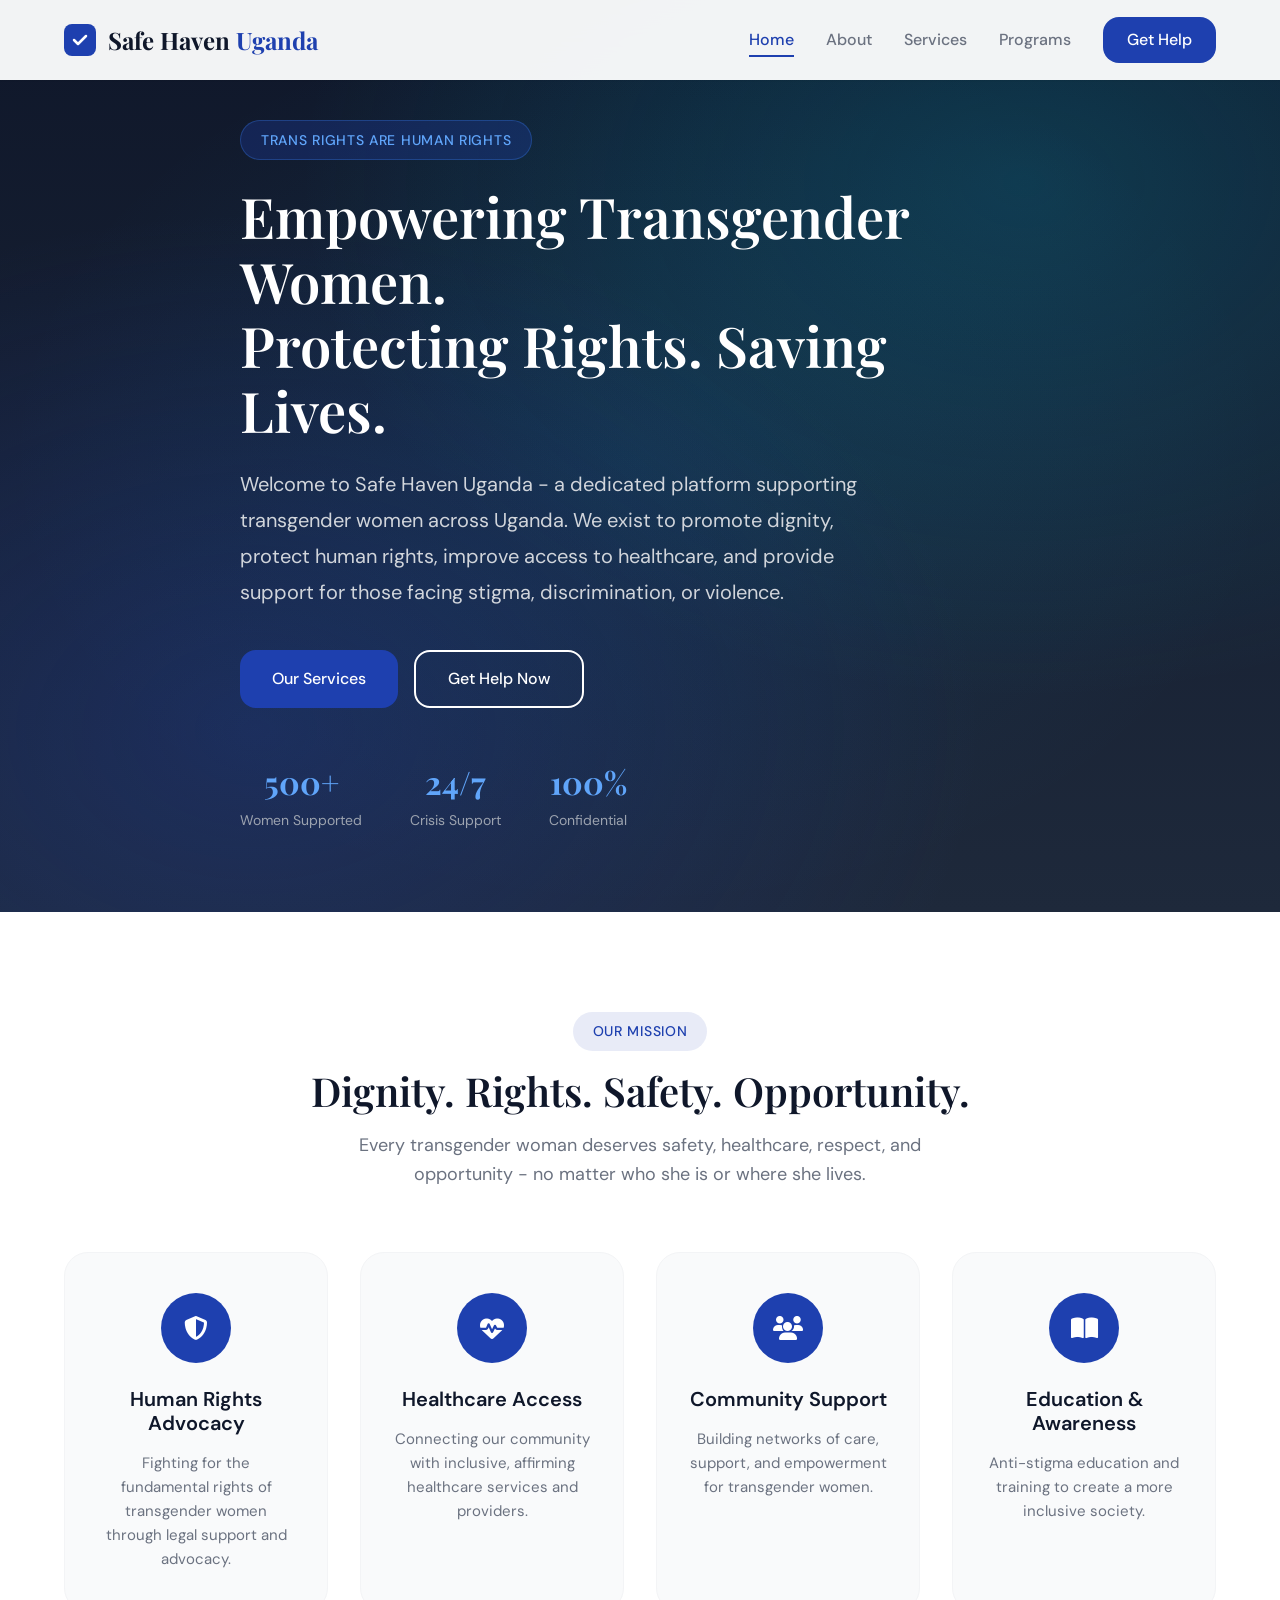
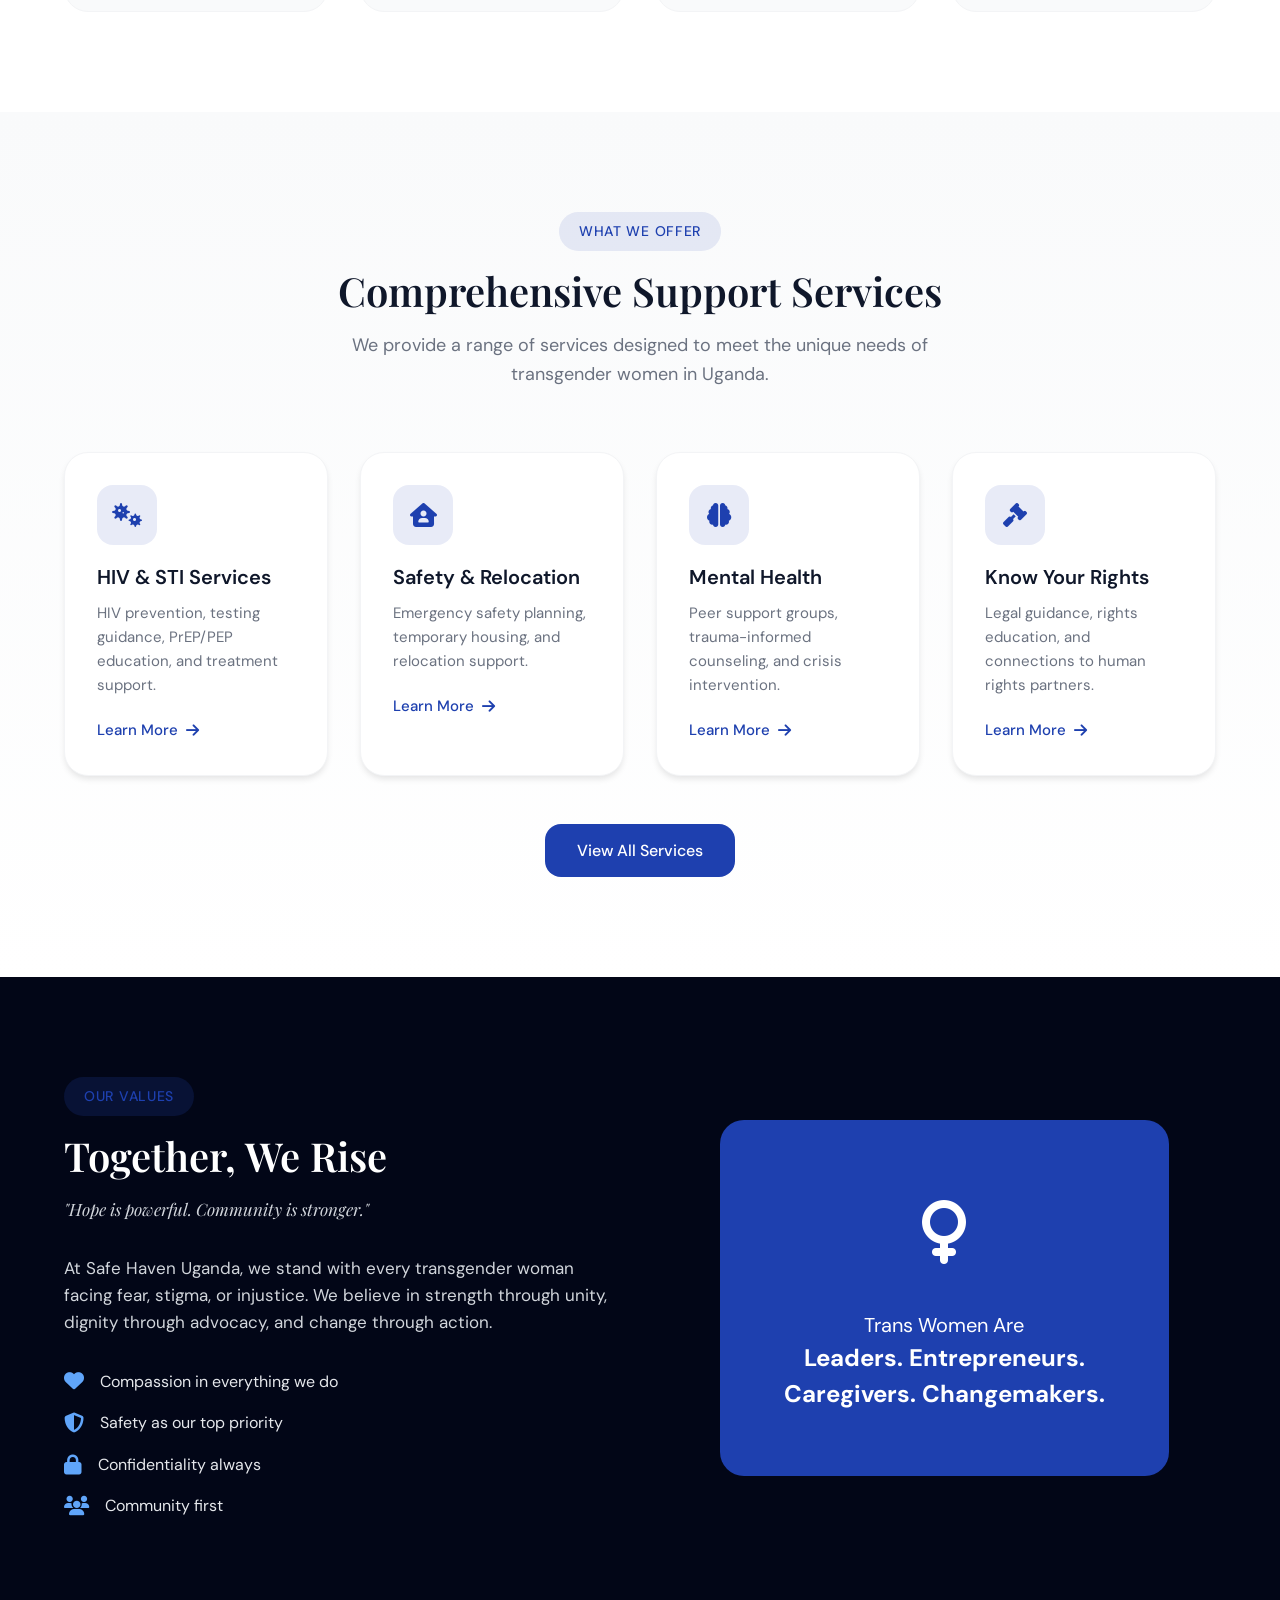
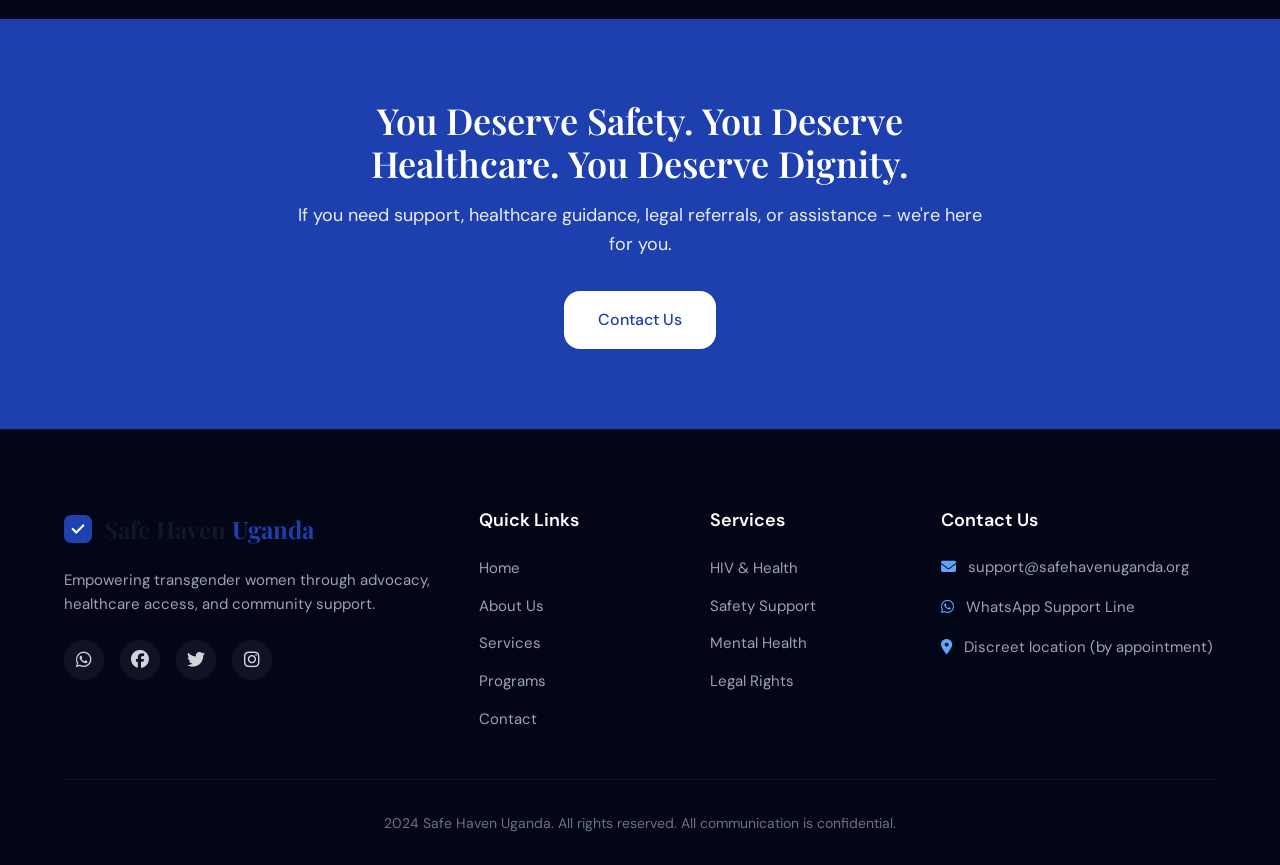
<file: index.html>
<!DOCTYPE html>
<html lang="en">
<head>
    <meta charset="UTF-8">
    <meta name="viewport" content="width=device-width, initial-scale=1.0">
    <title>Safe Haven Uganda | Empowering Transgender Women</title>
    <link rel="stylesheet" href="css/style.css">
    <link rel="preconnect" href="https://fonts.googleapis.com">
    <link rel="preconnect" href="https://fonts.gstatic.com" crossorigin>
    <link href="https://fonts.googleapis.com/css2?family=DM+Sans:wght@400;500;600;700&family=Playfair+Display:wght@400;500;600;700&display=swap" rel="stylesheet">
    <link rel="stylesheet" href="https://cdnjs.cloudflare.com/ajax/libs/font-awesome/6.4.0/css/all.min.css">
</head>
<body>
    <!-- Navigation -->
    <nav class="navbar">
        <div class="container">
            <a href="index.html" class="logo">
                <span class="logo-icon">
                    <svg width="32" height="32" viewBox="0 0 32 32" fill="none">
                        <rect width="32" height="32" rx="8" fill="#1E40AF"/>
                        <path d="M10 16L14 20L22 12" stroke="white" stroke-width="2.5" stroke-linecap="round" stroke-linejoin="round"/>
                    </svg>
                </span>
                <span class="logo-text">Safe Haven <span class="accent">Uganda</span></span>
            </a>
            <div class="nav-links">
                <a href="index.html" class="active">Home</a>
                <a href="about.html">About</a>
                <a href="services.html">Services</a>
                <a href="programs.html">Programs</a>
                <a href="contact.html" class="btn-nav">Get Help</a>
            </div>
            <div class="hamburger">
                <span></span>
                <span></span>
                <span></span>
            </div>
        </div>
    </nav>

    <!-- Hero Section -->
    <section class="hero">
        <div class="hero-bg">
            <div class="gradient-orb orb-1"></div>
            <div class="gradient-orb orb-2"></div>
            <div class="gradient-orb orb-3"></div>
        </div>
        <div class="container">
            <div class="hero-content">
                <div class="hero-badge">Trans Rights Are Human Rights</div>
                <h1>Empowering Transgender Women.<br>Protecting Rights. Saving Lives.</h1>
                <p class="hero-text">Welcome to Safe Haven Uganda - a dedicated platform supporting transgender women across Uganda. We exist to promote dignity, protect human rights, improve access to healthcare, and provide support for those facing stigma, discrimination, or violence.</p>
                <div class="hero-buttons">
                    <a href="services.html" class="btn btn-primary">Our Services</a>
                    <a href="contact.html" class="btn btn-outline">Get Help Now</a>
                </div>
                <div class="hero-stats">
                    <div class="stat">
                        <span class="stat-number">500+</span>
                        <span class="stat-label">Women Supported</span>
                    </div>
                    <div class="stat">
                        <span class="stat-number">24/7</span>
                        <span class="stat-label">Crisis Support</span>
                    </div>
                    <div class="stat">
                        <span class="stat-number">100%</span>
                        <span class="stat-label">Confidential</span>
                    </div>
                </div>
            </div>
        </div>
    </section>

    <!-- Mission Section -->
    <section class="mission">
        <div class="container">
            <div class="section-header">
                <span class="section-tag">Our Mission</span>
                <h2>Dignity. Rights. Safety. Opportunity.</h2>
                <p>Every transgender woman deserves safety, healthcare, respect, and opportunity - no matter who she is or where she lives.</p>
            </div>
            <div class="mission-grid">
                <div class="mission-card">
                    <div class="mission-icon">
                        <i class="fas fa-shield-alt"></i>
                    </div>
                    <h3>Human Rights Advocacy</h3>
                    <p>Fighting for the fundamental rights of transgender women through legal support and advocacy.</p>
                </div>
                <div class="mission-card">
                    <div class="mission-icon">
                        <i class="fas fa-heartbeat"></i>
                    </div>
                    <h3>Healthcare Access</h3>
                    <p>Connecting our community with inclusive, affirming healthcare services and providers.</p>
                </div>
                <div class="mission-card">
                    <div class="mission-icon">
                        <i class="fas fa-users"></i>
                    </div>
                    <h3>Community Support</h3>
                    <p>Building networks of care, support, and empowerment for transgender women.</p>
                </div>
                <div class="mission-card">
                    <div class="mission-icon">
                        <i class="fas fa-book-open"></i>
                    </div>
                    <h3>Education & Awareness</h3>
                    <p>Anti-stigma education and training to create a more inclusive society.</p>
                </div>
            </div>
        </div>
    </section>

    <!-- Services Preview -->
    <section class="services-preview">
        <div class="container">
            <div class="section-header">
                <span class="section-tag">What We Offer</span>
                <h2>Comprehensive Support Services</h2>
                <p>We provide a range of services designed to meet the unique needs of transgender women in Uganda.</p>
            </div>
            <div class="services-grid">
                <div class="service-card">
                    <div class="service-icon">
                        <i class="fas fa-viruses"></i>
                    </div>
                    <h3>HIV & STI Services</h3>
                    <p>HIV prevention, testing guidance, PrEP/PEP education, and treatment support.</p>
                    <a href="services.html" class="learn-more">Learn More <i class="fas fa-arrow-right"></i></a>
                </div>
                <div class="service-card">
                    <div class="service-icon">
                        <i class="fas fa-house-user"></i>
                    </div>
                    <h3>Safety & Relocation</h3>
                    <p>Emergency safety planning, temporary housing, and relocation support.</p>
                    <a href="services.html" class="learn-more">Learn More <i class="fas fa-arrow-right"></i></a>
                </div>
                <div class="service-card">
                    <div class="service-icon">
                        <i class="fas fa-brain"></i>
                    </div>
                    <h3>Mental Health</h3>
                    <p>Peer support groups, trauma-informed counseling, and crisis intervention.</p>
                    <a href="services.html" class="learn-more">Learn More <i class="fas fa-arrow-right"></i></a>
                </div>
                <div class="service-card">
                    <div class="service-icon">
                        <i class="fas fa-gavel"></i>
                    </div>
                    <h3>Know Your Rights</h3>
                    <p>Legal guidance, rights education, and connections to human rights partners.</p>
                    <a href="services.html" class="learn-more">Learn More <i class="fas fa-arrow-right"></i></a>
                </div>
            </div>
            <div class="services-cta">
                <a href="services.html" class="btn btn-primary">View All Services</a>
            </div>
        </div>
    </section>

    <!-- Values Section -->
    <section class="values">
        <div class="container">
            <div class="values-content">
                <div class="values-text">
                    <span class="section-tag">Our Values</span>
                    <h2>Together, We Rise</h2>
                    <p class="values-quote">"Hope is powerful. Community is stronger."</p>
                    <p>At Safe Haven Uganda, we stand with every transgender woman facing fear, stigma, or injustice. We believe in strength through unity, dignity through advocacy, and change through action.</p>
                    <ul class="values-list">
                        <li><i class="fas fa-heart"></i> Compassion in everything we do</li>
                        <li><i class="fas fa-shield-alt"></i> Safety as our top priority</li>
                        <li><i class="fas fa-lock"></i> Confidentiality always</li>
                        <li><i class="fas fa-users"></i> Community first</li>
                    </ul>
                </div>
                <div class="values-image">
                    <div class="image-frame">
                        <div class="frame-content">
                            <span class="frame-icon">
                                <i class="fas fa-venus"></i>
                            </span>
                            <p>Trans Women Are<br><strong>Leaders. Entrepreneurs.<br>Caregivers. Changemakers.</strong></p>
                        </div>
                    </div>
                </div>
            </div>
        </div>
    </section>

    <!-- CTA Section -->
    <section class="cta">
        <div class="container">
            <div class="cta-content">
                <h2>You Deserve Safety. You Deserve Healthcare. You Deserve Dignity.</h2>
                <p>If you need support, healthcare guidance, legal referrals, or assistance - we're here for you.</p>
                <div class="cta-buttons">
                    <a href="contact.html" class="btn btn-white">Contact Us</a>
                </div>
            </div>
        </div>
    </section>

    <!-- Footer -->
    <footer class="footer">
        <div class="container">
            <div class="footer-grid">
                <div class="footer-brand">
                    <a href="index.html" class="logo">
                        <span class="logo-icon">
                            <svg width="28" height="28" viewBox="0 0 32 32" fill="none">
                                <rect width="32" height="32" rx="8" fill="url(#logoGrad2)"/>
                                <path d="M10 16L14 20L22 12" stroke="white" stroke-width="2.5" stroke-linecap="round" stroke-linejoin="round"/>
                                <defs>
                                    <linearGradient id="logoGrad2" x1="0" y1="0" x2="32" y2="32">
                                        <stop stop-color="#1E40AF"/>
                                        <stop offset="1" stop-color="#06B6D4"/>
                                    </linearGradient>
                                </defs>
                            </svg>
                        </span>
                        <span class="logo-text">Safe Haven <span class="accent">Uganda</span></span>
                    </a>
                    <p>Empowering transgender women through advocacy, healthcare access, and community support.</p>
                    <div class="social-links">
                        <a href="#"><i class="fab fa-whatsapp"></i></a>
                        <a href="#"><i class="fab fa-facebook"></i></a>
                        <a href="#"><i class="fab fa-twitter"></i></a>
                        <a href="#"><i class="fab fa-instagram"></i></a>
                    </div>
                </div>
                <div class="footer-links">
                    <h4>Quick Links</h4>
                    <ul>
                        <li><a href="index.html">Home</a></li>
                        <li><a href="about.html">About Us</a></li>
                        <li><a href="services.html">Services</a></li>
                        <li><a href="programs.html">Programs</a></li>
                        <li><a href="contact.html">Contact</a></li>
                    </ul>
                </div>
                <div class="footer-links">
                    <h4>Services</h4>
                    <ul>
                        <li><a href="services.html">HIV & Health</a></li>
                        <li><a href="services.html">Safety Support</a></li>
                        <li><a href="services.html">Mental Health</a></li>
                        <li><a href="services.html">Legal Rights</a></li>
                    </ul>
                </div>
                <div class="footer-contact">
                    <h4>Contact Us</h4>
                    <ul>
                        <li><i class="fas fa-envelope"></i> support@safehavenuganda.org</li>
                        <li><i class="fab fa-whatsapp"></i> WhatsApp Support Line</li>
                        <li><i class="fas fa-map-marker-alt"></i> Discreet location (by appointment)</li>
                    </ul>
                </div>
            </div>
            <div class="footer-bottom">
                <p>2024 Safe Haven Uganda. All rights reserved. All communication is confidential.</p>
            </div>
        </div>
    </footer>

    <script src="js/main.js"></script>
</body>
</html>
</file>
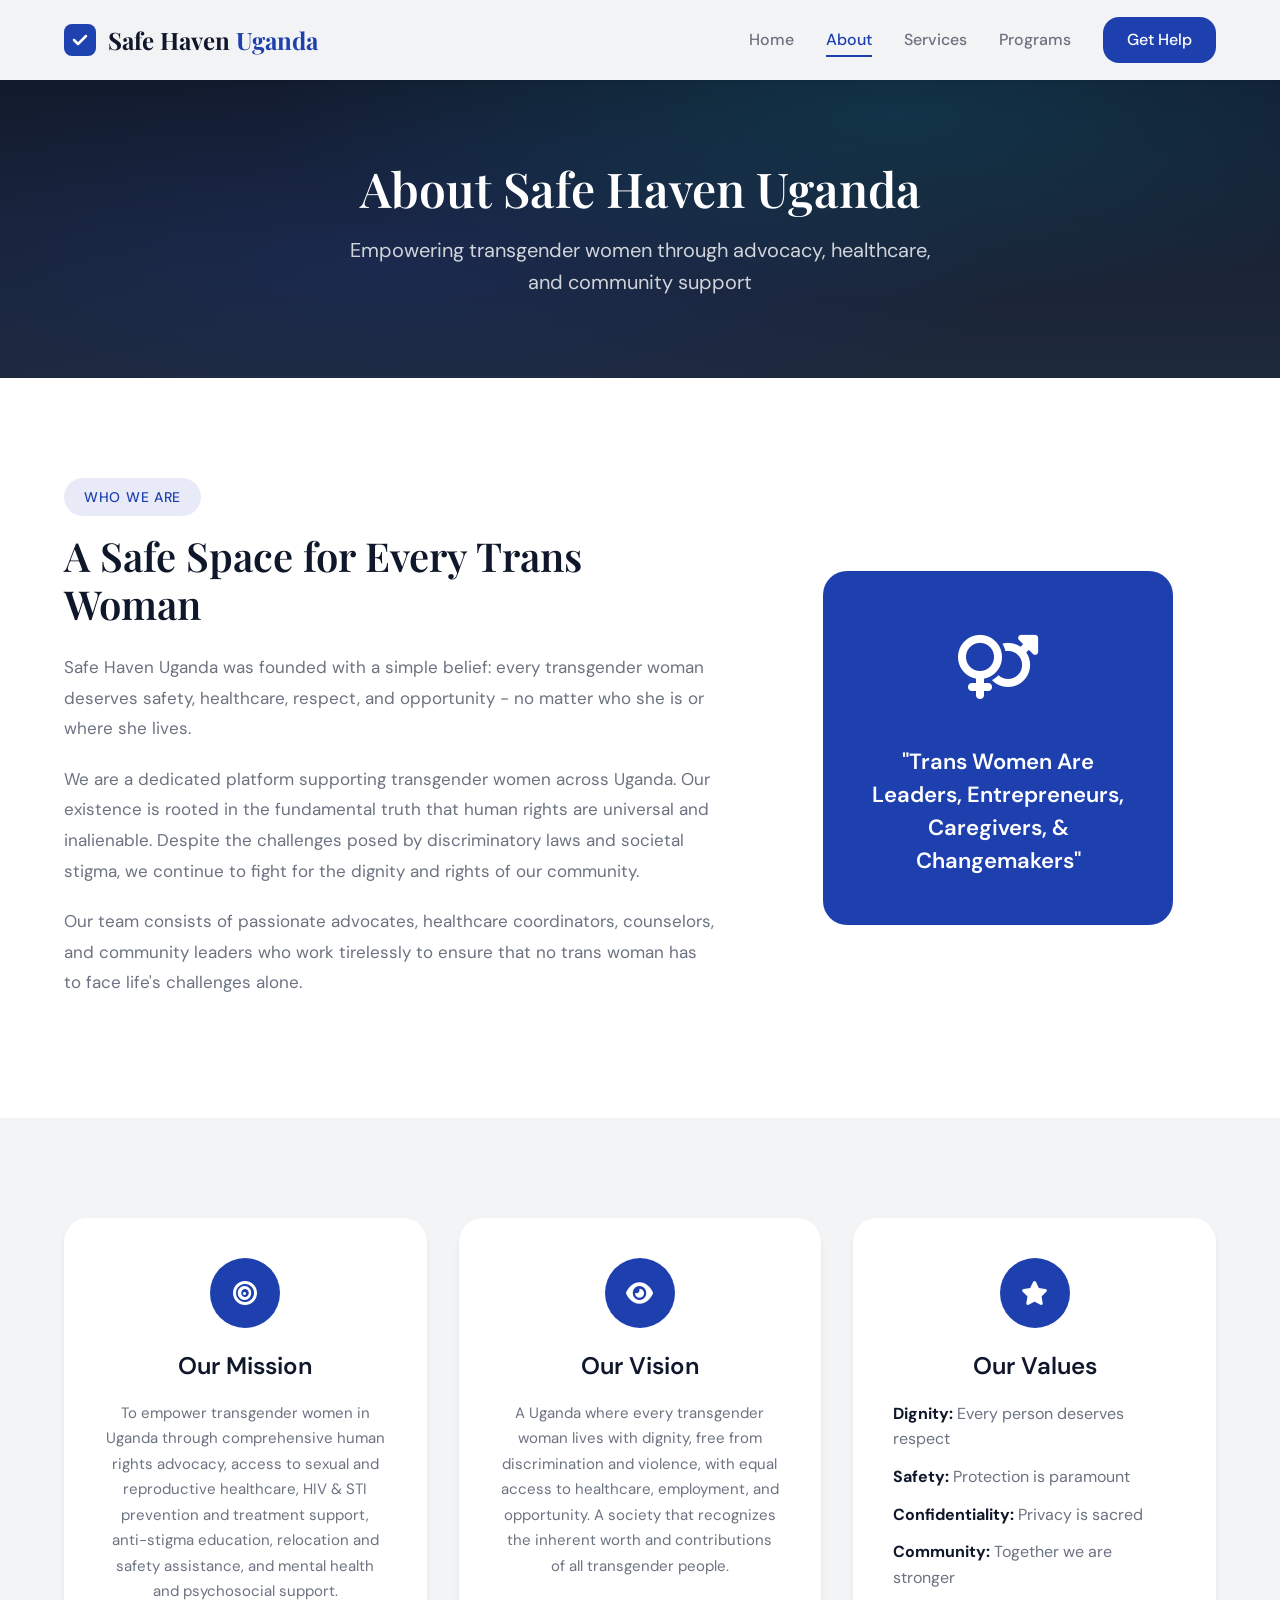
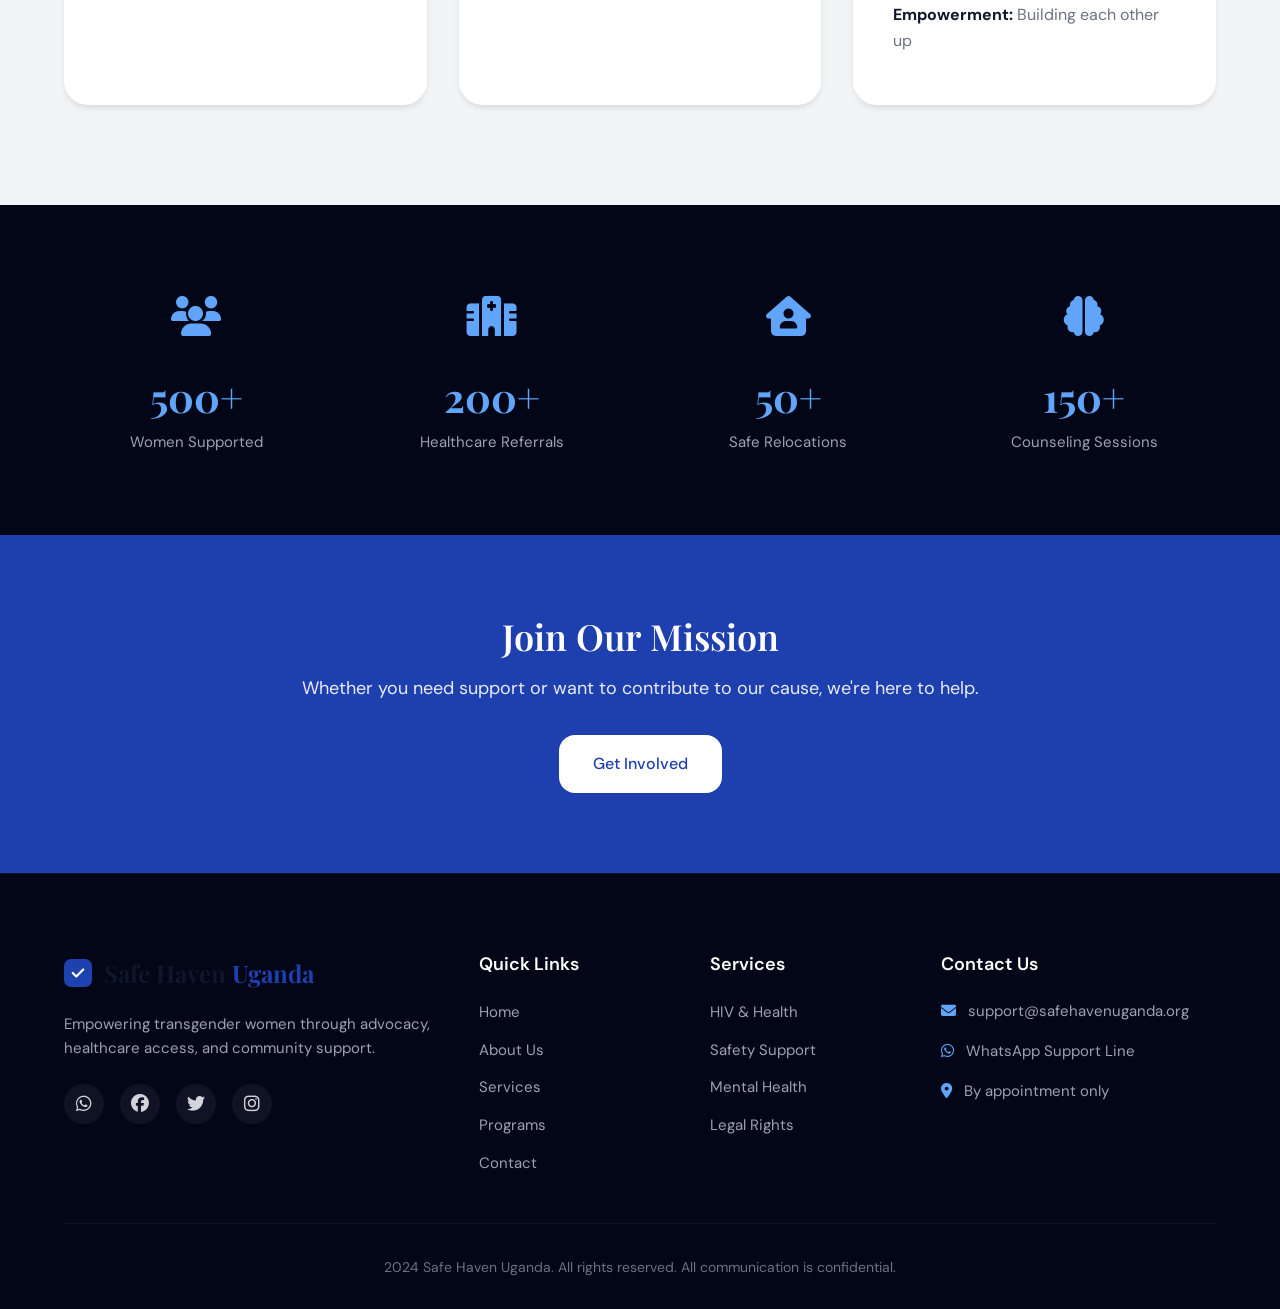
<file: about.html>
<!DOCTYPE html>
<html lang="en">
<head>
    <meta charset="UTF-8">
    <meta name="viewport" content="width=device-width, initial-scale=1.0">
    <title>About Us | Safe Haven Uganda</title>
    <link rel="stylesheet" href="css/style.css">
    <link rel="stylesheet" href="css/pages.css">
    <link href="https://fonts.googleapis.com/css2?family=DM+Sans:wght@400;500;600;700&family=Playfair+Display:wght@400;500;600;700&display=swap" rel="stylesheet">
    <link rel="stylesheet" href="https://cdnjs.cloudflare.com/ajax/libs/font-awesome/6.4.0/css/all.min.css">
</head>
<body>
    <!-- Navigation -->
    <nav class="navbar">
        <div class="container">
            <a href="index.html" class="logo">
                <span class="logo-icon">
                    <svg width="32" height="32" viewBox="0 0 32 32" fill="none">
                        <rect width="32" height="32" rx="8" fill="url(#logoGrad)"/>
                        <path d="M10 16L14 20L22 12" stroke="white" stroke-width="2.5" stroke-linecap="round" stroke-linejoin="round"/>
                        <defs>
                            <linearGradient id="logoGrad" x1="0" y1="0" x2="32" y2="32">
                                <stop stop-color="#1E40AF"/>
                                <stop offset="1" stop-color="#06B6D4"/>
                            </linearGradient>
                        </defs>
                    </svg>
                </span>
                <span class="logo-text">Safe Haven <span class="accent">Uganda</span></span>
            </a>
            <div class="nav-links">
                <a href="index.html">Home</a>
                <a href="about.html" class="active">About</a>
                <a href="services.html">Services</a>
                <a href="programs.html">Programs</a>
                <a href="contact.html" class="btn-nav">Get Help</a>
            </div>
            <div class="hamburger">
                <span></span>
                <span></span>
                <span></span>
            </div>
        </div>
    </nav>

    <!-- Page Header -->
    <section class="page-header">
        <div class="page-header-bg"></div>
        <div class="container">
            <h1>About Safe Haven Uganda</h1>
            <p>Empowering transgender women through advocacy, healthcare, and community support</p>
        </div>
    </section>

    <!-- About Content -->
    <section class="about-intro">
        <div class="container">
            <div class="about-grid">
                <div class="about-text">
                    <span class="section-tag">Who We Are</span>
                    <h2>A Safe Space for Every Trans Woman</h2>
                    <p>Safe Haven Uganda was founded with a simple belief: every transgender woman deserves safety, healthcare, respect, and opportunity - no matter who she is or where she lives.</p>
                    <p>We are a dedicated platform supporting transgender women across Uganda. Our existence is rooted in the fundamental truth that human rights are universal and inalienable. Despite the challenges posed by discriminatory laws and societal stigma, we continue to fight for the dignity and rights of our community.</p>
                    <p>Our team consists of passionate advocates, healthcare coordinators, counselors, and community leaders who work tirelessly to ensure that no trans woman has to face life's challenges alone.</p>
                </div>
                <div class="about-visual">
                    <div class="visual-card">
                        <span class="visual-icon"><i class="fas fa-venus-mars"></i></span>
                        <h3>"Trans Women Are Leaders, Entrepreneurs, Caregivers, & Changemakers"</h3>
                    </div>
                </div>
            </div>
        </div>
    </section>

    <!-- Mission & Vision -->
    <section class="mission-vision">
        <div class="container">
            <div class="mv-grid">
                <div class="mv-card">
                    <div class="mv-icon"><i class="fas fa-bullseye"></i></div>
                    <h3>Our Mission</h3>
                    <p>To empower transgender women in Uganda through comprehensive human rights advocacy, access to sexual and reproductive healthcare, HIV & STI prevention and treatment support, anti-stigma education, relocation and safety assistance, and mental health and psychosocial support.</p>
                </div>
                <div class="mv-card">
                    <div class="mv-icon"><i class="fas fa-eye"></i></div>
                    <h3>Our Vision</h3>
                    <p>A Uganda where every transgender woman lives with dignity, free from discrimination and violence, with equal access to healthcare, employment, and opportunity. A society that recognizes the inherent worth and contributions of all transgender people.</p>
                </div>
                <div class="mv-card">
                    <div class="mv-icon"><i class="fas fa-star"></i></div>
                    <h3>Our Values</h3>
                    <ul class="mv-values">
                        <li><strong>Dignity:</strong> Every person deserves respect</li>
                        <li><strong>Safety:</strong> Protection is paramount</li>
                        <li><strong>Confidentiality:</strong> Privacy is sacred</li>
                        <li><strong>Community:</strong> Together we are stronger</li>
                        <li><strong>Empowerment:</strong> Building each other up</li>
                    </ul>
                </div>
            </div>
        </div>
    </section>

    <!-- Impact Stats -->
    <section class="impact-stats">
        <div class="container">
            <div class="stats-grid">
                <div class="impact-stat">
                    <span class="stat-icon"><i class="fas fa-users"></i></span>
                    <span class="stat-number">500+</span>
                    <span class="stat-label">Women Supported</span>
                </div>
                <div class="impact-stat">
                    <span class="stat-icon"><i class="fas fa-hospital"></i></span>
                    <span class="stat-number">200+</span>
                    <span class="stat-label">Healthcare Referrals</span>
                </div>
                <div class="impact-stat">
                    <span class="stat-icon"><i class="fas fa-house-user"></i></span>
                    <span class="stat-number">50+</span>
                    <span class="stat-label">Safe Relocations</span>
                </div>
                <div class="impact-stat">
                    <span class="stat-icon"><i class="fas fa-brain"></i></span>
                    <span class="stat-number">150+</span>
                    <span class="stat-label">Counseling Sessions</span>
                </div>
            </div>
        </div>
    </section>

    <!-- CTA -->
    <section class="cta">
        <div class="container">
            <div class="cta-content">
                <h2>Join Our Mission</h2>
                <p>Whether you need support or want to contribute to our cause, we're here to help.</p>
                <div class="cta-buttons">
                    <a href="contact.html" class="btn btn-white">Get Involved</a>
                </div>
            </div>
        </div>
    </section>

    <!-- Footer -->
    <footer class="footer">
        <div class="container">
            <div class="footer-grid">
                <div class="footer-brand">
                    <a href="index.html" class="logo">
                        <span class="logo-icon">
                            <svg width="28" height="28" viewBox="0 0 32 32" fill="none">
                                <rect width="32" height="32" rx="8" fill="url(#logoGrad2)"/>
                                <path d="M10 16L14 20L22 12" stroke="white" stroke-width="2.5" stroke-linecap="round" stroke-linejoin="round"/>
                                <defs>
                                    <linearGradient id="logoGrad2" x1="0" y1="0" x2="32" y2="32">
                                        <stop stop-color="#1E40AF"/>
                                        <stop offset="1" stop-color="#06B6D4"/>
                                    </linearGradient>
                                </defs>
                            </svg>
                        </span>
                        <span class="logo-text">Safe Haven <span class="accent">Uganda</span></span>
                    </a>
                    <p>Empowering transgender women through advocacy, healthcare access, and community support.</p>
                    <div class="social-links">
                        <a href="#"><i class="fab fa-whatsapp"></i></a>
                        <a href="#"><i class="fab fa-facebook"></i></a>
                        <a href="#"><i class="fab fa-twitter"></i></a>
                        <a href="#"><i class="fab fa-instagram"></i></a>
                    </div>
                </div>
                <div class="footer-links">
                    <h4>Quick Links</h4>
                    <ul>
                        <li><a href="index.html">Home</a></li>
                        <li><a href="about.html">About Us</a></li>
                        <li><a href="services.html">Services</a></li>
                        <li><a href="programs.html">Programs</a></li>
                        <li><a href="contact.html">Contact</a></li>
                    </ul>
                </div>
                <div class="footer-links">
                    <h4>Services</h4>
                    <ul>
                        <li><a href="services.html">HIV & Health</a></li>
                        <li><a href="services.html">Safety Support</a></li>
                        <li><a href="services.html">Mental Health</a></li>
                        <li><a href="services.html">Legal Rights</a></li>
                    </ul>
                </div>
                <div class="footer-contact">
                    <h4>Contact Us</h4>
                    <ul>
                        <li><i class="fas fa-envelope"></i> support@safehavenuganda.org</li>
                        <li><i class="fab fa-whatsapp"></i> WhatsApp Support Line</li>
                        <li><i class="fas fa-map-marker-alt"></i> By appointment only</li>
                    </ul>
                </div>
            </div>
            <div class="footer-bottom">
                <p>2024 Safe Haven Uganda. All rights reserved. All communication is confidential.</p>
            </div>
        </div>
    </footer>

    <script src="js/main.js"></script>
</body>
</html>
</file>
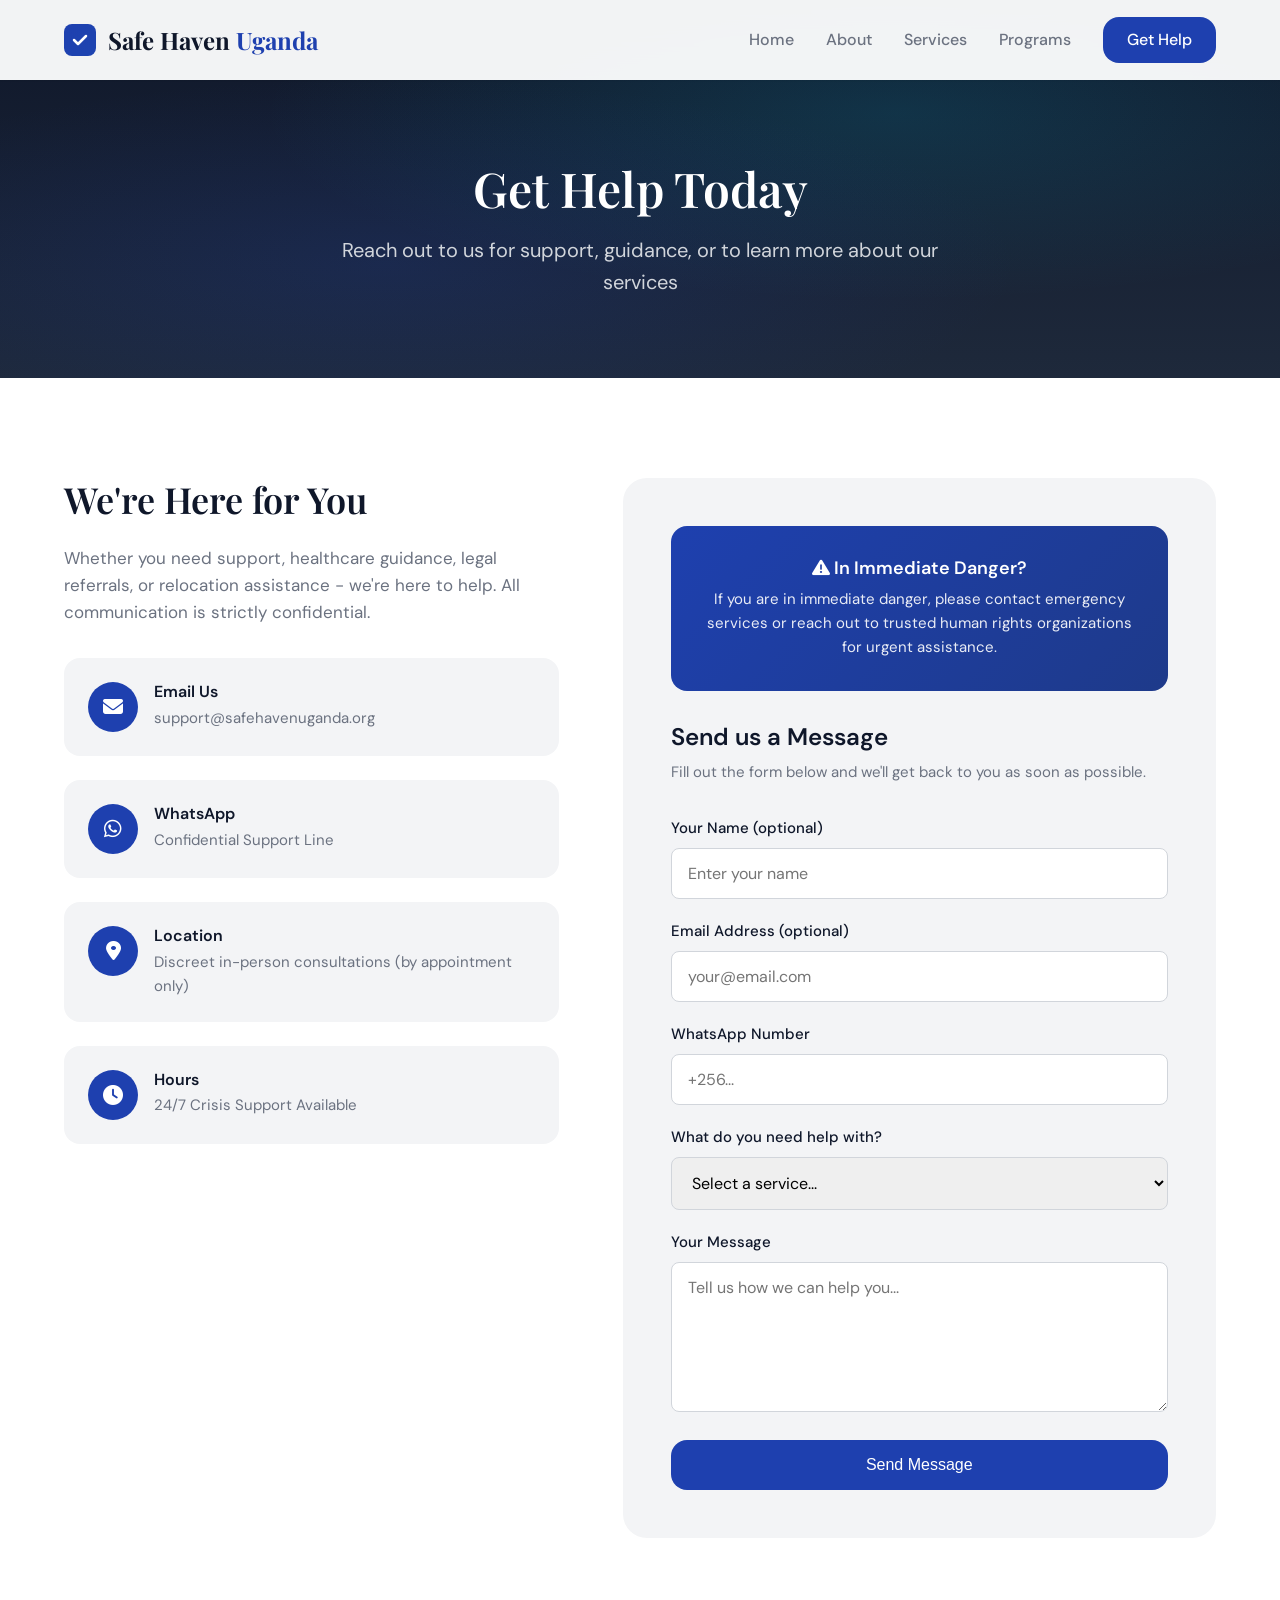
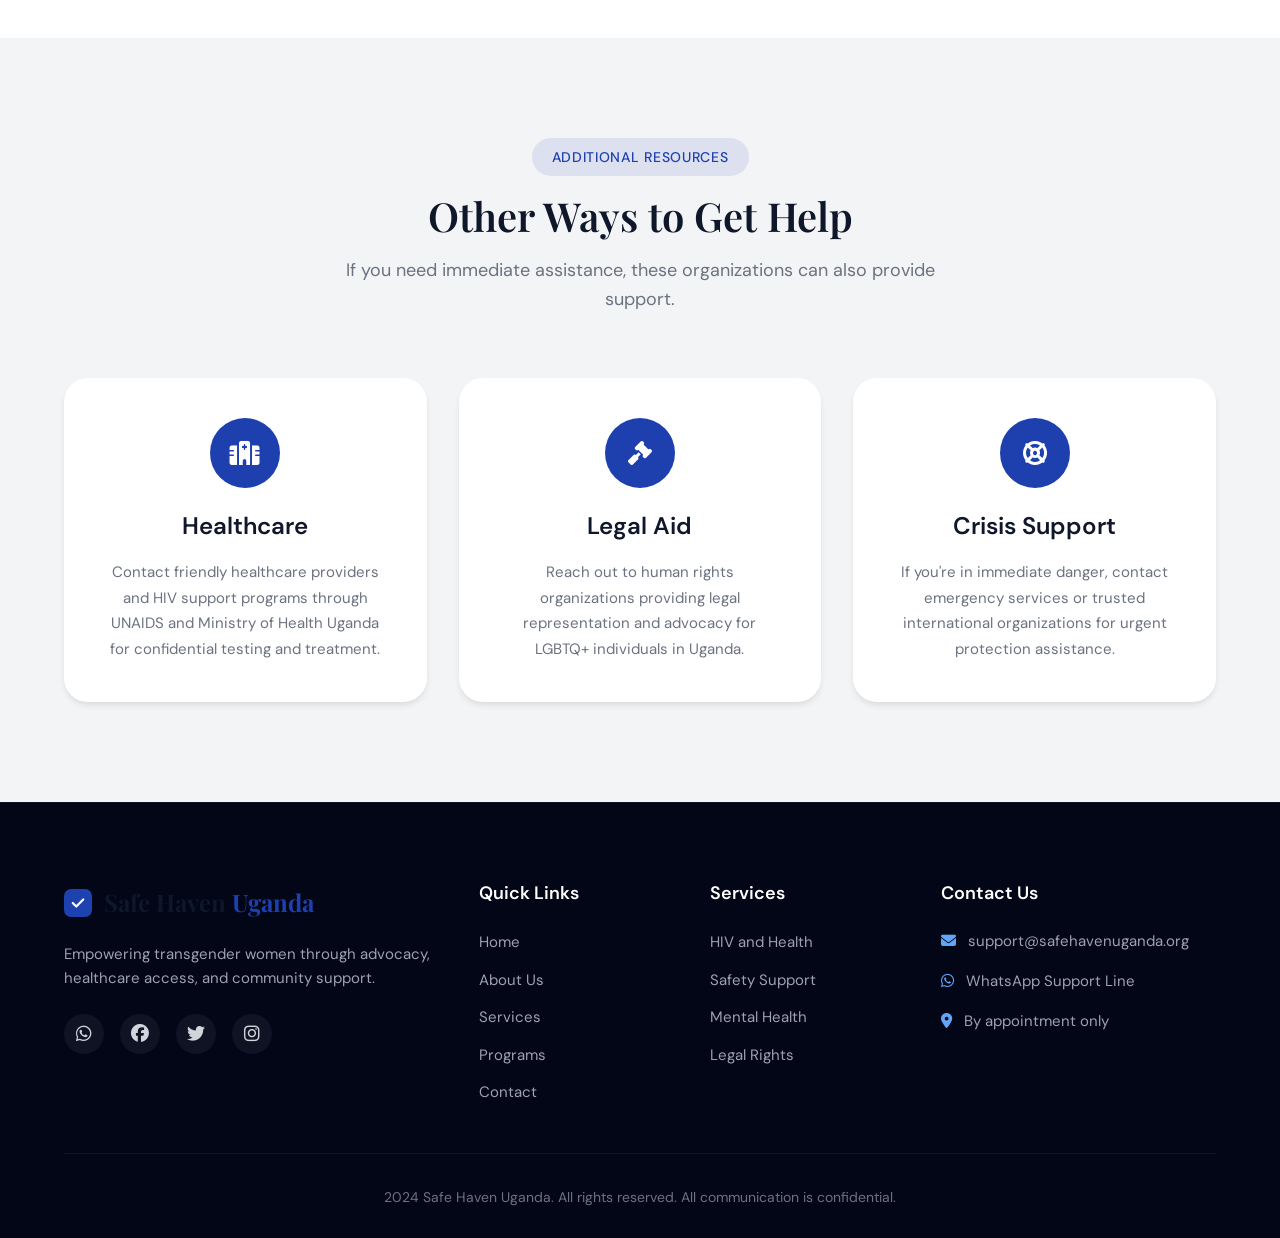
<file: contact.html>
<!DOCTYPE html>
<html lang="en">
<head>
    <meta charset="UTF-8">
    <meta name="viewport" content="width=device-width, initial-scale=1.0">
    <title>Contact Us | Safe Haven Uganda</title>
    <link rel="stylesheet" href="css/style.css">
    <link rel="stylesheet" href="css/pages.css">
    <link href="https://fonts.googleapis.com/css2?family=DM+Sans:wght@400;500;600;700&family=Playfair+Display:wght@400;500;600;700&display=swap" rel="stylesheet">
    <link rel="stylesheet" href="https://cdnjs.cloudflare.com/ajax/libs/font-awesome/6.4.0/css/all.min.css">
</head>
<body>
    <!-- Navigation -->
    <nav class="navbar">
        <div class="container">
            <a href="index.html" class="logo">
                <span class="logo-icon">
                    <svg width="32" height="32" viewBox="0 0 32 32" fill="none">
                        <rect width="32" height="32" rx="8" fill="url(#logoGrad)"/>
                        <path d="M10 16L14 20L22 12" stroke="white" stroke-width="2.5" stroke-linecap="round" stroke-linejoin="round"/>
                        <defs>
                            <linearGradient id="logoGrad" x1="0" y1="0" x2="32" y2="32">
                                <stop stop-color="#1E40AF"/>
                                <stop offset="1" stop-color="#06B6D4"/>
                            </linearGradient>
                        </defs>
                    </svg>
                </span>
                <span class="logo-text">Safe Haven <span class="accent">Uganda</span></span>
            </a>
            <div class="nav-links">
                <a href="index.html">Home</a>
                <a href="about.html">About</a>
                <a href="services.html">Services</a>
                <a href="programs.html">Programs</a>
                <a href="contact.html" class="btn-nav">Get Help</a>
            </div>
            <div class="hamburger">
                <span></span>
                <span></span>
                <span></span>
            </div>
        </div>
    </nav>

    <!-- Page Header -->
    <section class="page-header">
        <div class="page-header-bg"></div>
        <div class="container">
            <h1>Get Help Today</h1>
            <p>Reach out to us for support, guidance, or to learn more about our services</p>
        </div>
    </section>

    <!-- Contact Section -->
    <section class="contact-section">
        <div class="container">
            <div class="contact-grid">
                <!-- Contact Info -->
                <div class="contact-info">
                    <h2>We're Here for You</h2>
                    <p>Whether you need support, healthcare guidance, legal referrals, or relocation assistance - we're here to help. All communication is strictly confidential.</p>
                    
                    <div class="contact-methods">
                        <div class="contact-method">
                            <div class="contact-icon">
                                <i class="fas fa-envelope"></i>
                            </div>
                            <div class="contact-details">
                                <h4>Email Us</h4>
                                <p>support@safehavenuganda.org</p>
                            </div>
                        </div>
                        
                        <div class="contact-method">
                            <div class="contact-icon">
                                <i class="fab fa-whatsapp"></i>
                            </div>
                            <div class="contact-details">
                                <h4>WhatsApp</h4>
                                <p>Confidential Support Line</p>
                            </div>
                        </div>
                        
                        <div class="contact-method">
                            <div class="contact-icon">
                                <i class="fas fa-map-marker-alt"></i>
                            </div>
                            <div class="contact-details">
                                <h4>Location</h4>
                                <p>Discreet in-person consultations (by appointment only)</p>
                            </div>
                        </div>
                        
                        <div class="contact-method">
                            <div class="contact-icon">
                                <i class="fas fa-clock"></i>
                            </div>
                            <div class="contact-details">
                                <h4>Hours</h4>
                                <p>24/7 Crisis Support Available</p>
                            </div>
                        </div>
                    </div>
                </div>
                
                <!-- Contact Form -->
                <div class="contact-form-card">
                    <div class="emergency-banner">
                        <h4><i class="fas fa-exclamation-triangle"></i> In Immediate Danger?</h4>
                        <p>If you are in immediate danger, please contact emergency services or reach out to trusted human rights organizations for urgent assistance.</p>
                    </div>
                    
                    <h3>Send us a Message</h3>
                    <p>Fill out the form below and we'll get back to you as soon as possible.</p>
                    
                    <form class="contact-form">
                        <div class="form-group">
                            <label for="name">Your Name (optional)</label>
                            <input type="text" id="name" name="name" placeholder="Enter your name">
                        </div>
                        
                        <div class="form-group">
                            <label for="email">Email Address (optional)</label>
                            <input type="email" id="email" name="email" placeholder="your@email.com">
                        </div>
                        
                        <div class="form-group">
                            <label for="whatsapp">WhatsApp Number</label>
                            <input type="tel" id="whatsapp" name="whatsapp" placeholder="+256..." required>
                        </div>
                        
                        <div class="form-group">
                            <label for="service">What do you need help with?</label>
                            <select id="service" name="service" required>
                                <option value="">Select a service...</option>
                                <option value="healthcare">Healthcare / HIV Services</option>
                                <option value="safety">Safety and Relocation</option>
                                <option value="mental-health">Mental Health Support</option>
                                <option value="legal">Legal Rights</option>
                                <option value="community">Community Programs</option>
                                <option value="other">Other</option>
                            </select>
                        </div>
                        
                        <div class="form-group">
                            <label for="message">Your Message</label>
                            <textarea id="message" name="message" placeholder="Tell us how we can help you..." required></textarea>
                        </div>
                        
                        <button type="submit" class="submit-btn">Send Message</button>
                    </form>
                </div>
            </div>
        </div>
    </section>

    <!-- Additional Resources -->
    <section class="mission-vision">
        <div class="container">
            <div class="section-header">
                <span class="section-tag">Additional Resources</span>
                <h2>Other Ways to Get Help</h2>
                <p>If you need immediate assistance, these organizations can also provide support.</p>
            </div>
            <div class="mv-grid">
                <div class="mv-card">
                    <div class="mv-icon"><i class="fas fa-hospital"></i></div>
                    <h3>Healthcare</h3>
                    <p>Contact friendly healthcare providers and HIV support programs through UNAIDS and Ministry of Health Uganda for confidential testing and treatment.</p>
                </div>
                <div class="mv-card">
                    <div class="mv-icon"><i class="fas fa-gavel"></i></div>
                    <h3>Legal Aid</h3>
                    <p>Reach out to human rights organizations providing legal representation and advocacy for LGBTQ+ individuals in Uganda.</p>
                </div>
                <div class="mv-card">
                    <div class="mv-icon"><i class="fas fa-life-ring"></i></div>
                    <h3>Crisis Support</h3>
                    <p>If you're in immediate danger, contact emergency services or trusted international organizations for urgent protection assistance.</p>
                </div>
            </div>
        </div>
    </section>

    <!-- Footer -->
    <footer class="footer">
        <div class="container">
            <div class="footer-grid">
                <div class="footer-brand">
                    <a href="index.html" class="logo">
                        <span class="logo-icon">
                            <svg width="28" height="28" viewBox="0 0 32 32" fill="none">
                                <rect width="32" height="32" rx="8" fill="url(#logoGrad2)"/>
                                <path d="M10 16L14 20L22 12" stroke="white" stroke-width="2.5" stroke-linecap="round" stroke-linejoin="round"/>
                                <defs>
                                    <linearGradient id="logoGrad2" x1="0" y1="0" x2="32" y2="32">
                                        <stop stop-color="#1E40AF"/>
                                        <stop offset="1" stop-color="#06B6D4"/>
                                    </linearGradient>
                                </defs>
                            </svg>
                        </span>
                        <span class="logo-text">Safe Haven <span class="accent">Uganda</span></span>
                    </a>
                    <p>Empowering transgender women through advocacy, healthcare access, and community support.</p>
                    <div class="social-links">
                        <a href="#"><i class="fab fa-whatsapp"></i></a>
                        <a href="#"><i class="fab fa-facebook"></i></a>
                        <a href="#"><i class="fab fa-twitter"></i></a>
                        <a href="#"><i class="fab fa-instagram"></i></a>
                    </div>
                </div>
                <div class="footer-links">
                    <h4>Quick Links</h4>
                    <ul>
                        <li><a href="index.html">Home</a></li>
                        <li><a href="about.html">About Us</a></li>
                        <li><a href="services.html">Services</a></li>
                        <li><a href="programs.html">Programs</a></li>
                        <li><a href="contact.html">Contact</a></li>
                    </ul>
                </div>
                <div class="footer-links">
                    <h4>Services</h4>
                    <ul>
                        <li><a href="services.html">HIV and Health</a></li>
                        <li><a href="services.html">Safety Support</a></li>
                        <li><a href="services.html">Mental Health</a></li>
                        <li><a href="services.html">Legal Rights</a></li>
                    </ul>
                </div>
                <div class="footer-contact">
                    <h4>Contact Us</h4>
                    <ul>
                        <li><i class="fas fa-envelope"></i> support@safehavenuganda.org</li>
                        <li><i class="fab fa-whatsapp"></i> WhatsApp Support Line</li>
                        <li><i class="fas fa-map-marker-alt"></i> By appointment only</li>
                    </ul>
                </div>
            </div>
            <div class="footer-bottom">
                <p>2024 Safe Haven Uganda. All rights reserved. All communication is confidential.</p>
            </div>
        </div>
    </footer>

    <script src="js/main.js"></script>
</body>
</html>
</file>
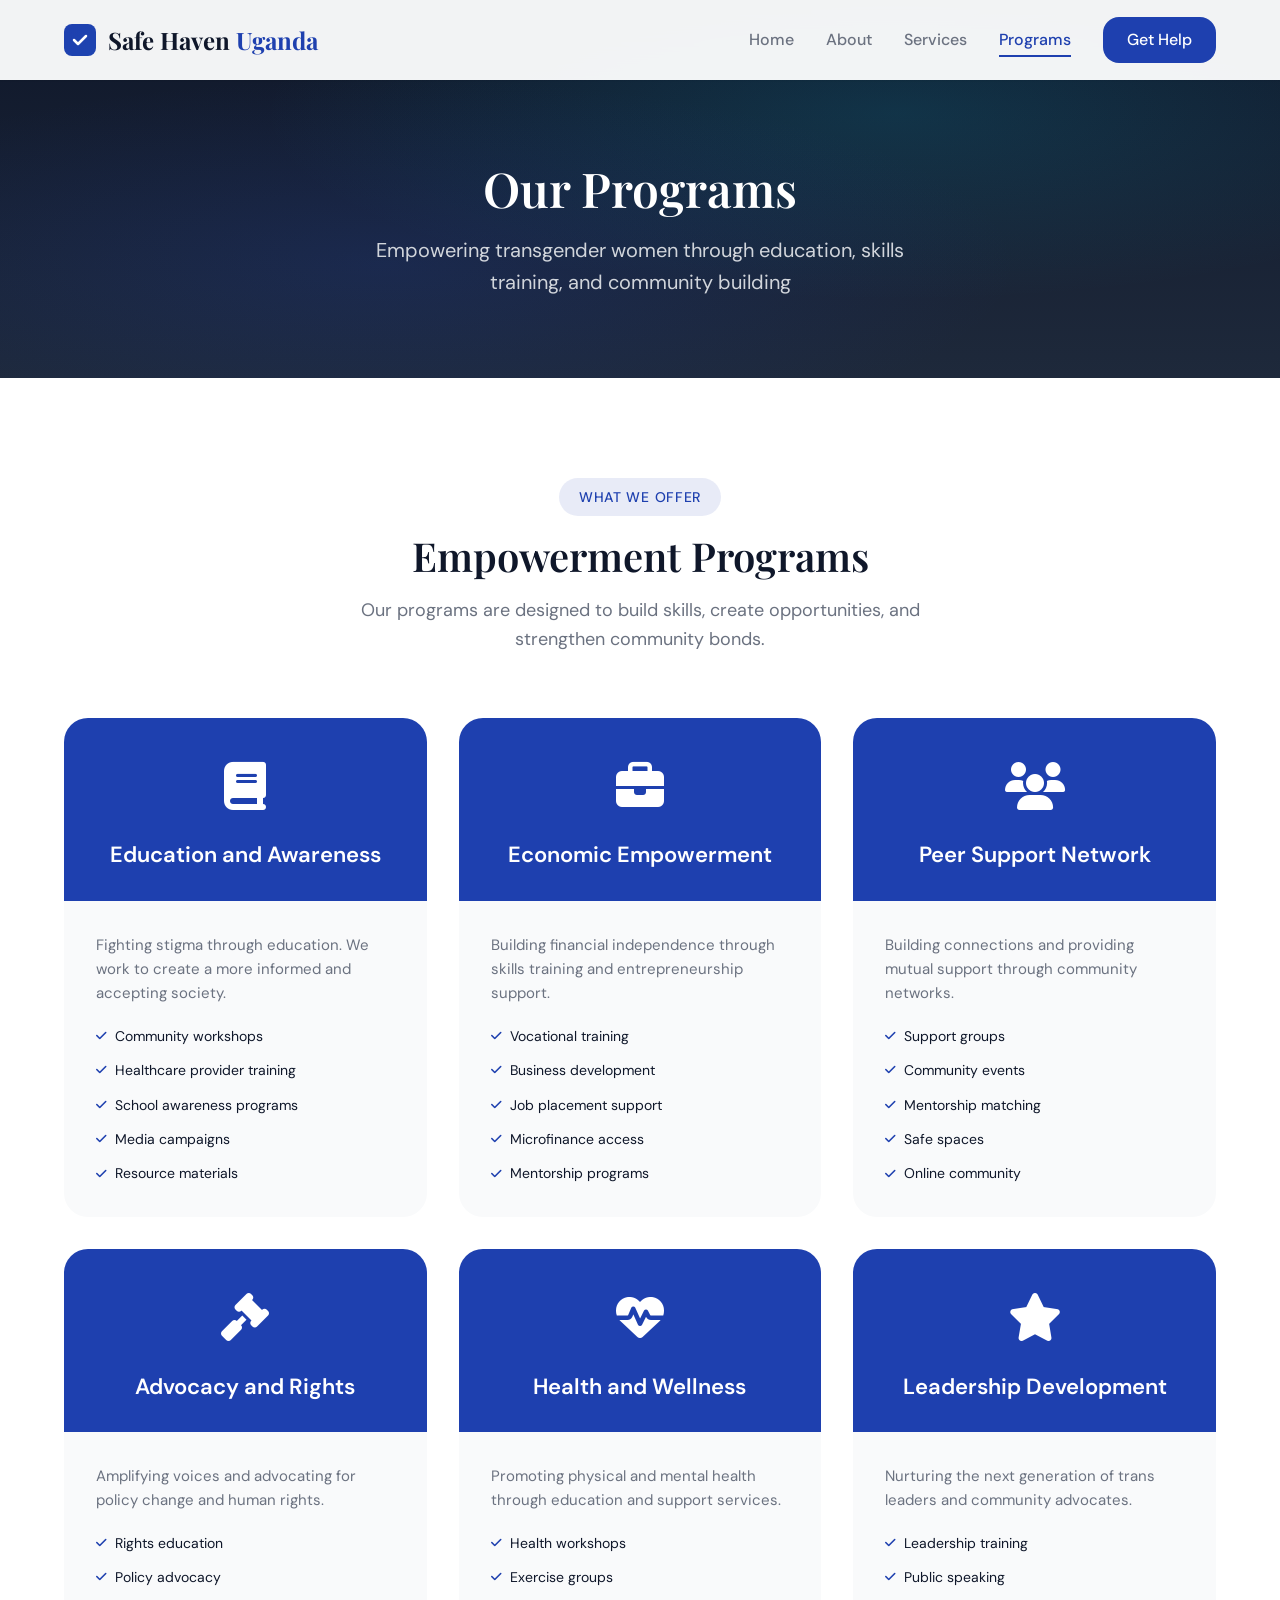
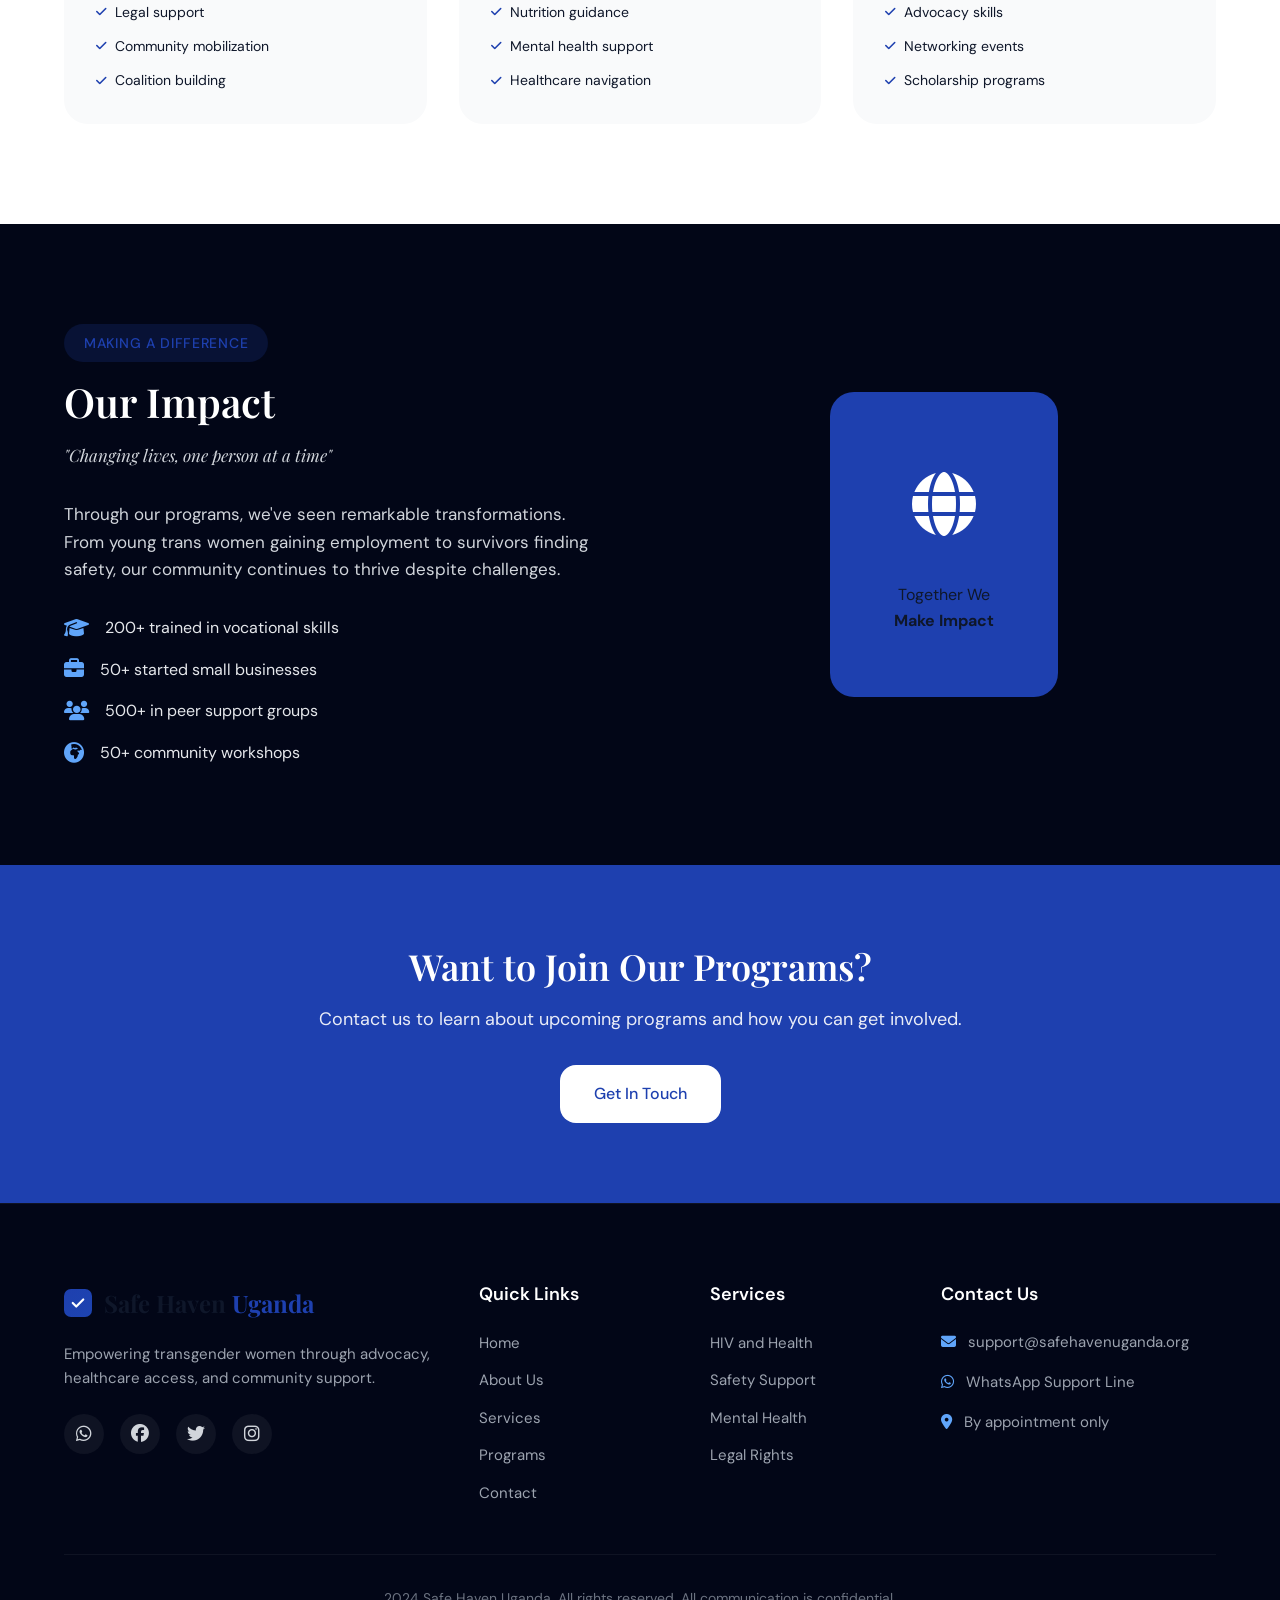
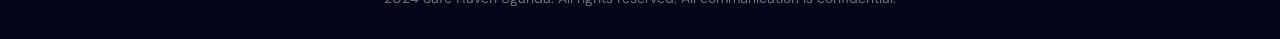
<file: programs.html>
<!DOCTYPE html>
<html lang="en">
<head>
    <meta charset="UTF-8">
    <meta name="viewport" content="width=device-width, initial-scale=1.0">
    <title>Programs | Safe Haven Uganda</title>
    <link rel="stylesheet" href="css/style.css">
    <link rel="stylesheet" href="css/pages.css">
    <link href="https://fonts.googleapis.com/css2?family=DM+Sans:wght@400;500;600;700&family=Playfair+Display:wght@400;500;600;700&display=swap" rel="stylesheet">
    <link rel="stylesheet" href="https://cdnjs.cloudflare.com/ajax/libs/font-awesome/6.4.0/css/all.min.css">
</head>
<body>
    <!-- Navigation -->
    <nav class="navbar">
        <div class="container">
            <a href="index.html" class="logo">
                <span class="logo-icon">
                    <svg width="32" height="32" viewBox="0 0 32 32" fill="none">
                        <rect width="32" height="32" rx="8" fill="url(#logoGrad)"/>
                        <path d="M10 16L14 20L22 12" stroke="white" stroke-width="2.5" stroke-linecap="round" stroke-linejoin="round"/>
                        <defs>
                            <linearGradient id="logoGrad" x1="0" y1="0" x2="32" y2="32">
                                <stop stop-color="#1E40AF"/>
                                <stop offset="1" stop-color="#06B6D4"/>
                            </linearGradient>
                        </defs>
                    </svg>
                </span>
                <span class="logo-text">Safe Haven <span class="accent">Uganda</span></span>
            </a>
            <div class="nav-links">
                <a href="index.html">Home</a>
                <a href="about.html">About</a>
                <a href="services.html">Services</a>
                <a href="programs.html" class="active">Programs</a>
                <a href="contact.html" class="btn-nav">Get Help</a>
            </div>
            <div class="hamburger">
                <span></span>
                <span></span>
                <span></span>
            </div>
        </div>
    </nav>

    <!-- Page Header -->
    <section class="page-header">
        <div class="page-header-bg"></div>
        <div class="container">
            <h1>Our Programs</h1>
            <p>Empowering transgender women through education, skills training, and community building</p>
        </div>
    </section>

    <!-- Programs Section -->
    <section class="programs-section">
        <div class="container">
            <div class="section-header">
                <span class="section-tag">What We Offer</span>
                <h2>Empowerment Programs</h2>
                <p>Our programs are designed to build skills, create opportunities, and strengthen community bonds.</p>
            </div>
            
            <div class="programs-grid">
                <!-- Program 1 -->
                <div class="program-card">
                    <div class="program-header">
                        <span class="program-icon"><i class="fas fa-book"></i></span>
                        <h3>Education and Awareness</h3>
                    </div>
                    <div class="program-body">
                        <p>Fighting stigma through education. We work to create a more informed and accepting society.</p>
                        <ul class="program-features">
                            <li><i class="fas fa-check"></i> Community workshops</li>
                            <li><i class="fas fa-check"></i> Healthcare provider training</li>
                            <li><i class="fas fa-check"></i> School awareness programs</li>
                            <li><i class="fas fa-check"></i> Media campaigns</li>
                            <li><i class="fas fa-check"></i> Resource materials</li>
                        </ul>
                    </div>
                </div>

                <!-- Program 2 -->
                <div class="program-card">
                    <div class="program-header">
                        <span class="program-icon"><i class="fas fa-briefcase"></i></span>
                        <h3>Economic Empowerment</h3>
                    </div>
                    <div class="program-body">
                        <p>Building financial independence through skills training and entrepreneurship support.</p>
                        <ul class="program-features">
                            <li><i class="fas fa-check"></i> Vocational training</li>
                            <li><i class="fas fa-check"></i> Business development</li>
                            <li><i class="fas fa-check"></i> Job placement support</li>
                            <li><i class="fas fa-check"></i> Microfinance access</li>
                            <li><i class="fas fa-check"></i> Mentorship programs</li>
                        </ul>
                    </div>
                </div>

                <!-- Program 3 -->
                <div class="program-card">
                    <div class="program-header">
                        <span class="program-icon"><i class="fas fa-users"></i></span>
                        <h3>Peer Support Network</h3>
                    </div>
                    <div class="program-body">
                        <p>Building connections and providing mutual support through community networks.</p>
                        <ul class="program-features">
                            <li><i class="fas fa-check"></i> Support groups</li>
                            <li><i class="fas fa-check"></i> Community events</li>
                            <li><i class="fas fa-check"></i> Mentorship matching</li>
                            <li><i class="fas fa-check"></i> Safe spaces</li>
                            <li><i class="fas fa-check"></i> Online community</li>
                        </ul>
                    </div>
                </div>

                <!-- Program 4 -->
                <div class="program-card">
                    <div class="program-header">
                        <span class="program-icon"><i class="fas fa-gavel"></i></span>
                        <h3>Advocacy and Rights</h3>
                    </div>
                    <div class="program-body">
                        <p>Amplifying voices and advocating for policy change and human rights.</p>
                        <ul class="program-features">
                            <li><i class="fas fa-check"></i> Rights education</li>
                            <li><i class="fas fa-check"></i> Policy advocacy</li>
                            <li><i class="fas fa-check"></i> Legal support</li>
                            <li><i class="fas fa-check"></i> Community mobilization</li>
                            <li><i class="fas fa-check"></i> Coalition building</li>
                        </ul>
                    </div>
                </div>

                <!-- Program 5 -->
                <div class="program-card">
                    <div class="program-header">
                        <span class="program-icon"><i class="fas fa-heartbeat"></i></span>
                        <h3>Health and Wellness</h3>
                    </div>
                    <div class="program-body">
                        <p>Promoting physical and mental health through education and support services.</p>
                        <ul class="program-features">
                            <li><i class="fas fa-check"></i> Health workshops</li>
                            <li><i class="fas fa-check"></i> Exercise groups</li>
                            <li><i class="fas fa-check"></i> Nutrition guidance</li>
                            <li><i class="fas fa-check"></i> Mental health support</li>
                            <li><i class="fas fa-check"></i> Healthcare navigation</li>
                        </ul>
                    </div>
                </div>

                <!-- Program 6 -->
                <div class="program-card">
                    <div class="program-header">
                        <span class="program-icon"><i class="fas fa-star"></i></span>
                        <h3>Leadership Development</h3>
                    </div>
                    <div class="program-body">
                        <p>Nurturing the next generation of trans leaders and community advocates.</p>
                        <ul class="program-features">
                            <li><i class="fas fa-check"></i> Leadership training</li>
                            <li><i class="fas fa-check"></i> Public speaking</li>
                            <li><i class="fas fa-check"></i> Advocacy skills</li>
                            <li><i class="fas fa-check"></i> Networking events</li>
                            <li><i class="fas fa-check"></i> Scholarship programs</li>
                        </ul>
                    </div>
                </div>
            </div>
        </div>
    </section>

    <!-- Impact Section -->
    <section class="values">
        <div class="container">
            <div class="values-content">
                <div class="values-text">
                    <span class="section-tag">Making a Difference</span>
                    <h2>Our Impact</h2>
                    <p class="values-quote">"Changing lives, one person at a time"</p>
                    <p>Through our programs, we've seen remarkable transformations. From young trans women gaining employment to survivors finding safety, our community continues to thrive despite challenges.</p>
                    <ul class="values-list">
                        <li><i class="fas fa-graduation-cap"></i> 200+ trained in vocational skills</li>
                        <li><i class="fas fa-briefcase"></i> 50+ started small businesses</li>
                        <li><i class="fas fa-users"></i> 500+ in peer support groups</li>
                        <li><i class="fas fa-globe-africa"></i> 50+ community workshops</li>
                    </ul>
                </div>
                <div class="values-image">
                    <div class="image-frame">
                        <div class="frame-icon"><i class="fas fa-globe"></i></div>
                        <p>Together We<br><strong>Make Impact</strong></p>
                    </div>
                </div>
            </div>
        </div>
    </section>

    <!-- Get Involved -->
    <section class="cta">
        <div class="container">
            <div class="cta-content">
                <h2>Want to Join Our Programs?</h2>
                <p>Contact us to learn about upcoming programs and how you can get involved.</p>
                <div class="cta-buttons">
                    <a href="contact.html" class="btn btn-white">Get In Touch</a>
                </div>
            </div>
        </div>
    </section>

    <!-- Footer -->
    <footer class="footer">
        <div class="container">
            <div class="footer-grid">
                <div class="footer-brand">
                    <a href="index.html" class="logo">
                        <span class="logo-icon">
                            <svg width="28" height="28" viewBox="0 0 32 32" fill="none">
                                <rect width="32" height="32" rx="8" fill="url(#logoGrad2)"/>
                                <path d="M10 16L14 20L22 12" stroke="white" stroke-width="2.5" stroke-linecap="round" stroke-linejoin="round"/>
                                <defs>
                                    <linearGradient id="logoGrad2" x1="0" y1="0" x2="32" y2="32">
                                        <stop stop-color="#1E40AF"/>
                                        <stop offset="1" stop-color="#06B6D4"/>
                                    </linearGradient>
                                </defs>
                            </svg>
                        </span>
                        <span class="logo-text">Safe Haven <span class="accent">Uganda</span></span>
                    </a>
                    <p>Empowering transgender women through advocacy, healthcare access, and community support.</p>
                    <div class="social-links">
                        <a href="#"><i class="fab fa-whatsapp"></i></a>
                        <a href="#"><i class="fab fa-facebook"></i></a>
                        <a href="#"><i class="fab fa-twitter"></i></a>
                        <a href="#"><i class="fab fa-instagram"></i></a>
                    </div>
                </div>
                <div class="footer-links">
                    <h4>Quick Links</h4>
                    <ul>
                        <li><a href="index.html">Home</a></li>
                        <li><a href="about.html">About Us</a></li>
                        <li><a href="services.html">Services</a></li>
                        <li><a href="programs.html">Programs</a></li>
                        <li><a href="contact.html">Contact</a></li>
                    </ul>
                </div>
                <div class="footer-links">
                    <h4>Services</h4>
                    <ul>
                        <li><a href="services.html">HIV and Health</a></li>
                        <li><a href="services.html">Safety Support</a></li>
                        <li><a href="services.html">Mental Health</a></li>
                        <li><a href="services.html">Legal Rights</a></li>
                    </ul>
                </div>
                <div class="footer-contact">
                    <h4>Contact Us</h4>
                    <ul>
                        <li><i class="fas fa-envelope"></i> support@safehavenuganda.org</li>
                        <li><i class="fab fa-whatsapp"></i> WhatsApp Support Line</li>
                        <li><i class="fas fa-map-marker-alt"></i> By appointment only</li>
                    </ul>
                </div>
            </div>
            <div class="footer-bottom">
                <p>2024 Safe Haven Uganda. All rights reserved. All communication is confidential.</p>
            </div>
        </div>
    </footer>

    <script src="js/main.js"></script>
</body>
</html>
</file>
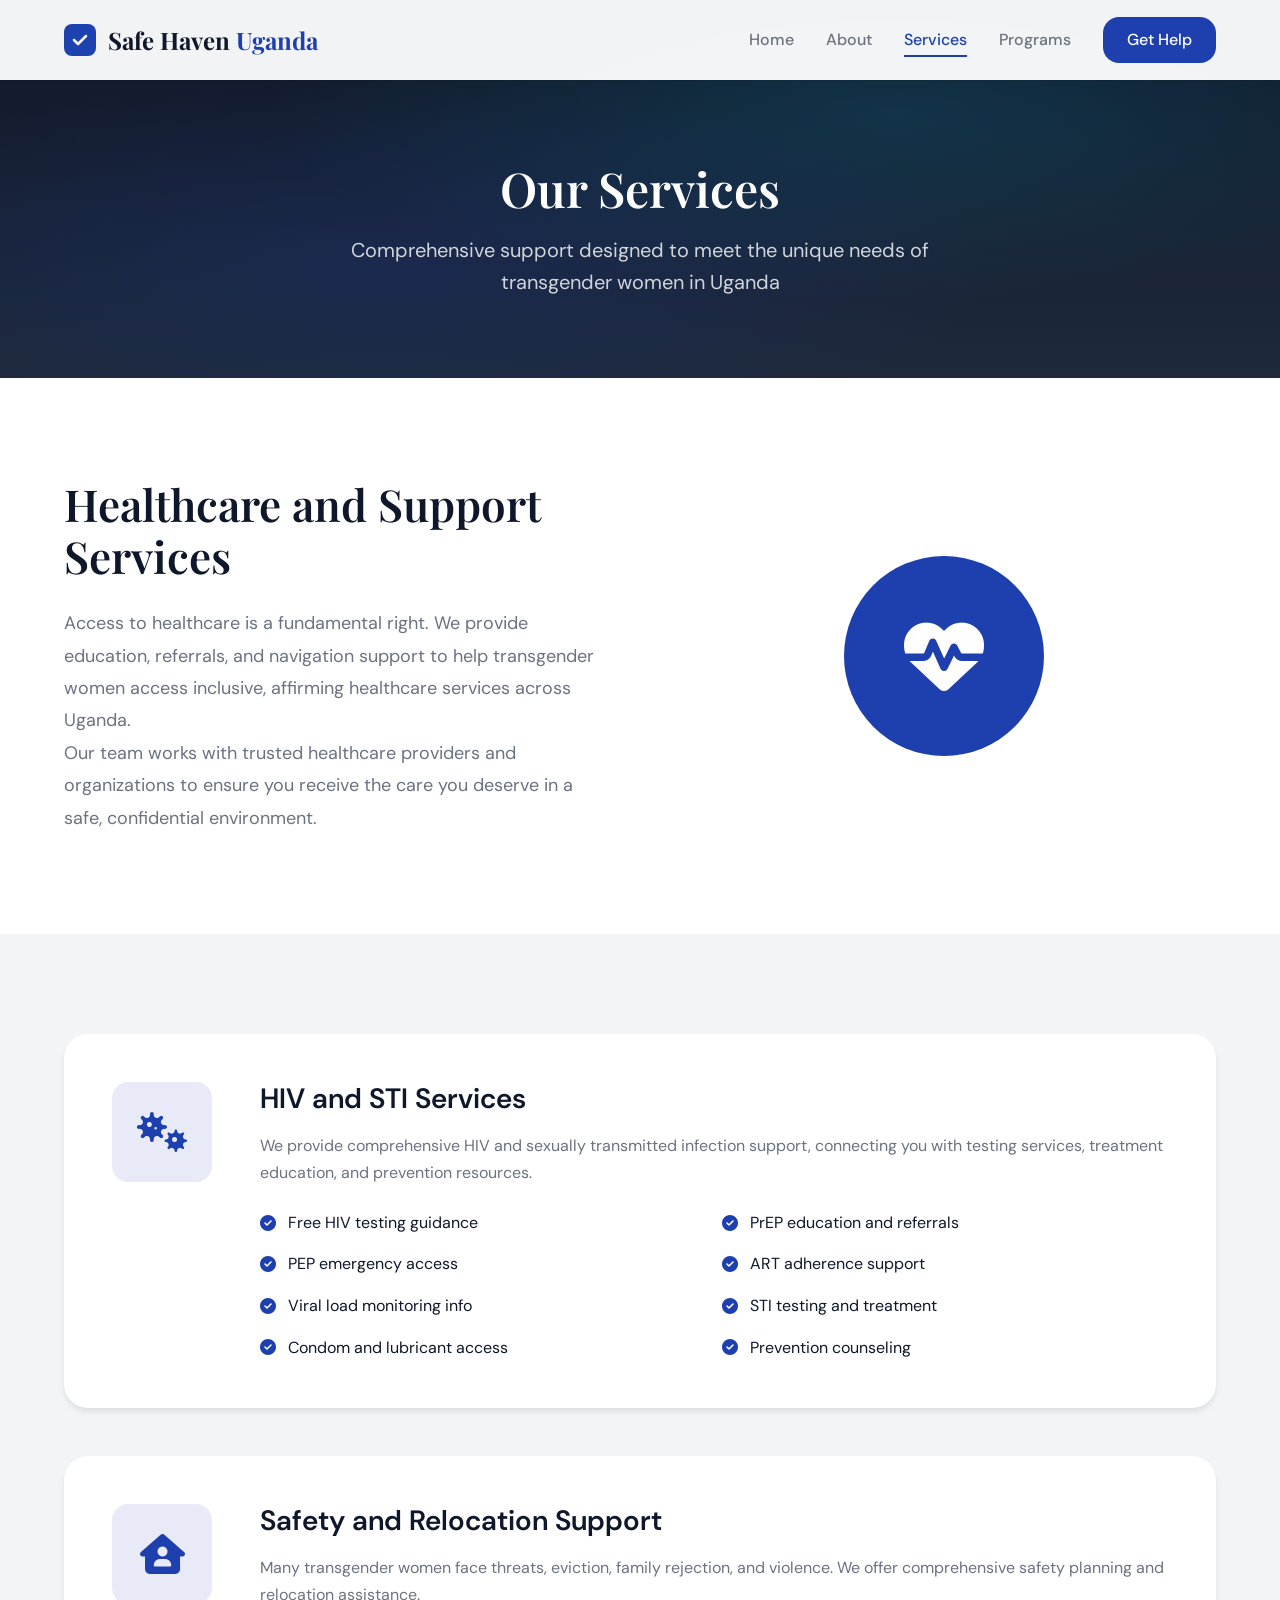
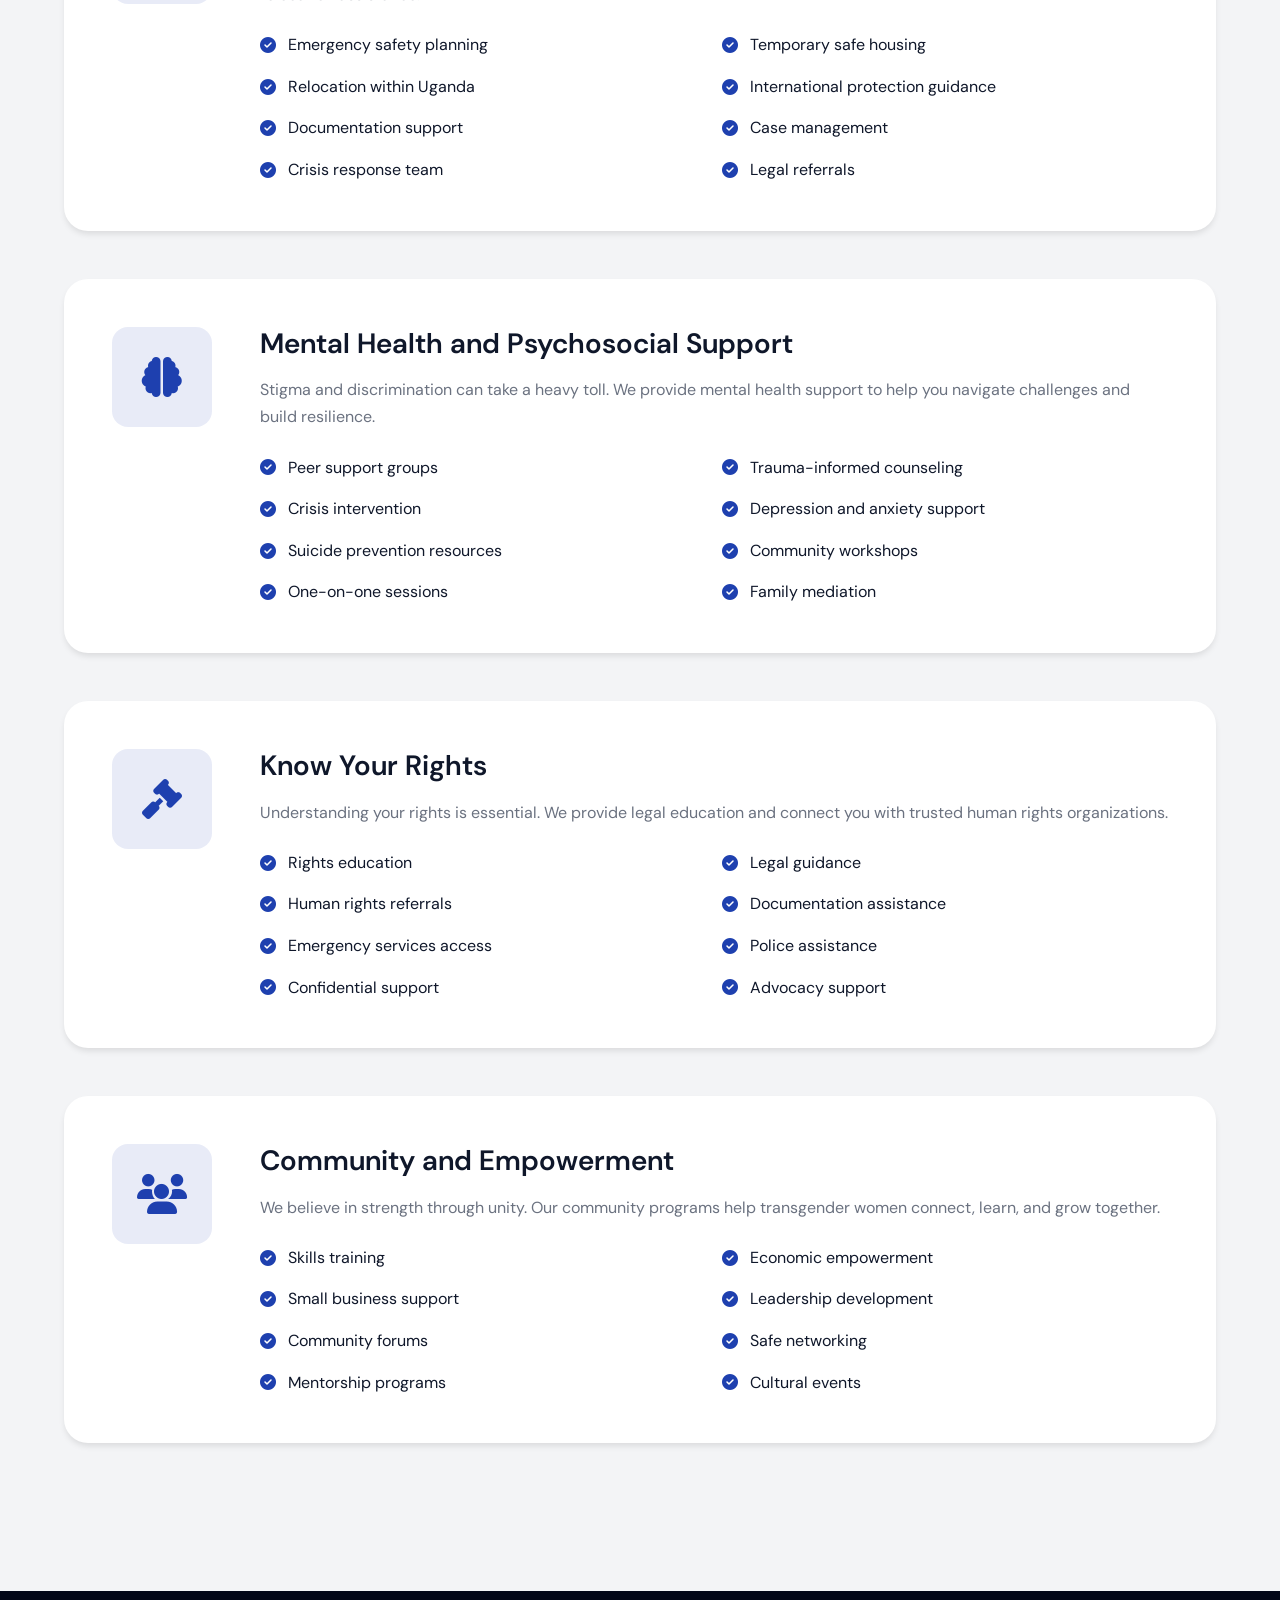
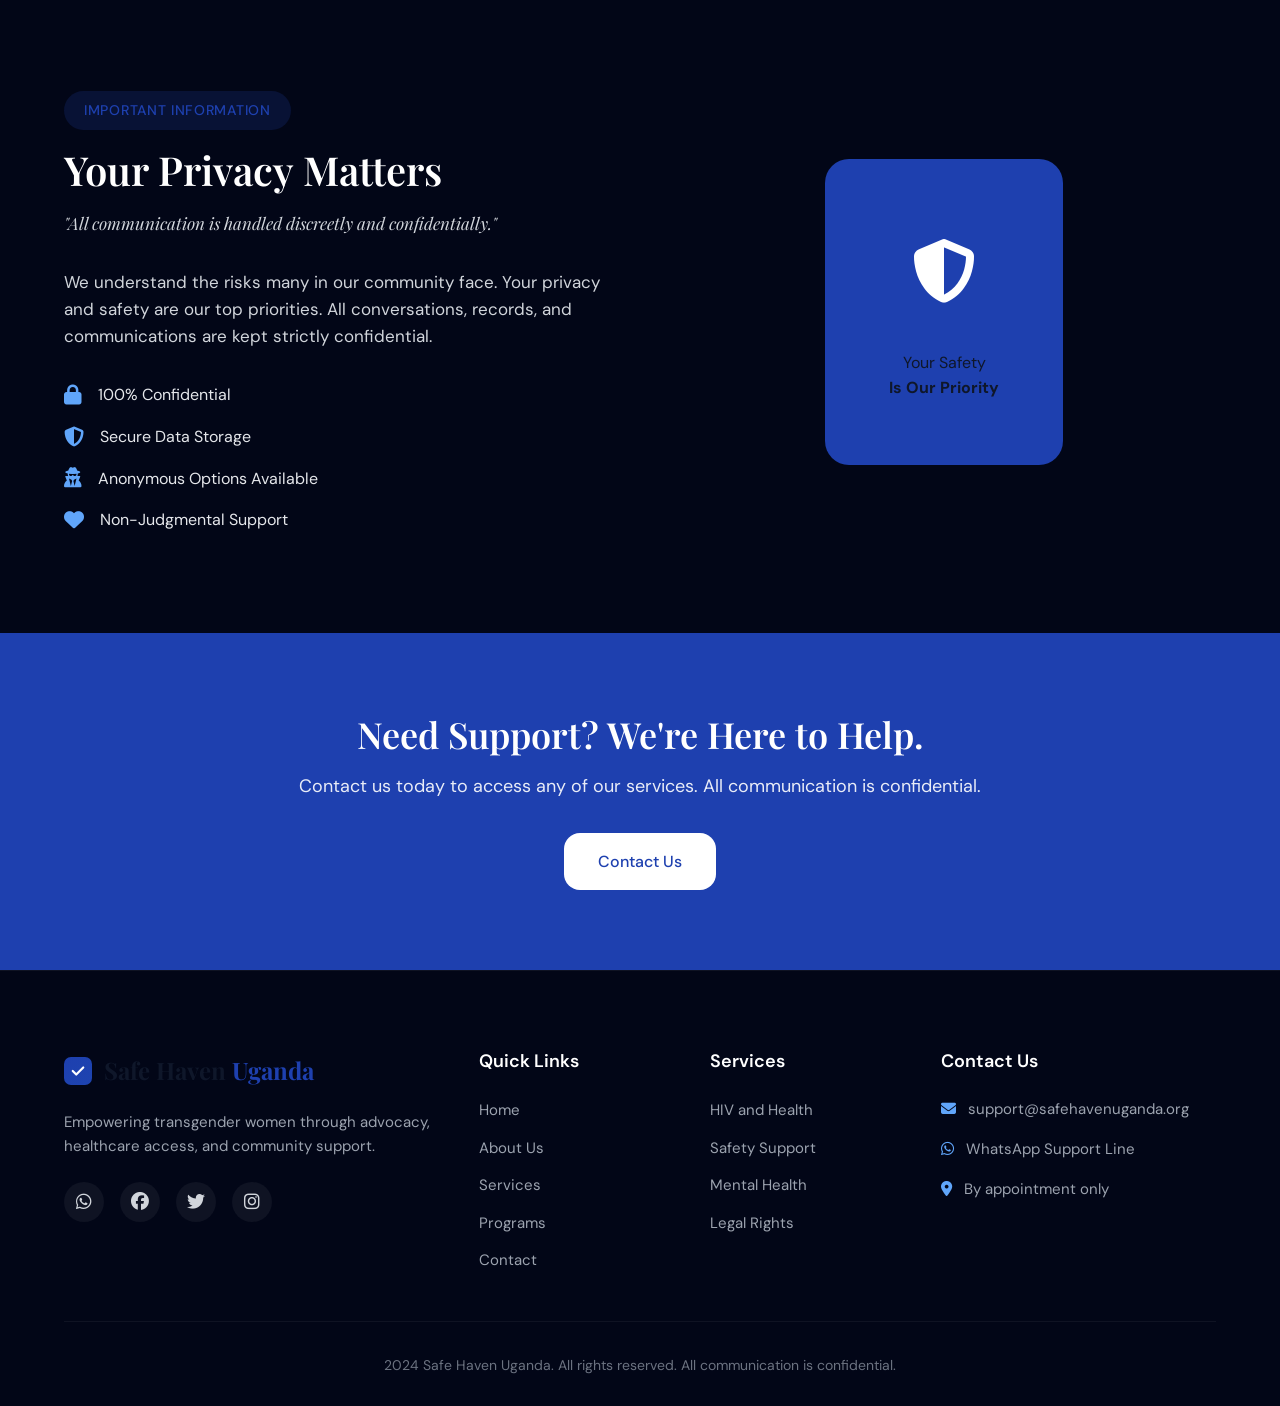
<file: services.html>
<!DOCTYPE html>
<html lang="en">
<head>
    <meta charset="UTF-8">
    <meta name="viewport" content="width=device-width, initial-scale=1.0">
    <title>Services | Safe Haven Uganda</title>
    <link rel="stylesheet" href="css/style.css">
    <link rel="stylesheet" href="css/pages.css">
    <link href="https://fonts.googleapis.com/css2?family=DM+Sans:wght@400;500;600;700&family=Playfair+Display:wght@400;500;600;700&display=swap" rel="stylesheet">
    <link rel="stylesheet" href="https://cdnjs.cloudflare.com/ajax/libs/font-awesome/6.4.0/css/all.min.css">
</head>
<body>
    <!-- Navigation -->
    <nav class="navbar">
        <div class="container">
            <a href="index.html" class="logo">
                <span class="logo-icon">
                    <svg width="32" height="32" viewBox="0 0 32 32" fill="none">
                        <rect width="32" height="32" rx="8" fill="url(#logoGrad)"/>
                        <path d="M10 16L14 20L22 12" stroke="white" stroke-width="2.5" stroke-linecap="round" stroke-linejoin="round"/>
                        <defs>
                            <linearGradient id="logoGrad" x1="0" y1="0" x2="32" y2="32">
                                <stop stop-color="#1E40AF"/>
                                <stop offset="1" stop-color="#06B6D4"/>
                            </linearGradient>
                        </defs>
                    </svg>
                </span>
                <span class="logo-text">Safe Haven <span class="accent">Uganda</span></span>
            </a>
            <div class="nav-links">
                <a href="index.html">Home</a>
                <a href="about.html">About</a>
                <a href="services.html" class="active">Services</a>
                <a href="programs.html">Programs</a>
                <a href="contact.html" class="btn-nav">Get Help</a>
            </div>
            <div class="hamburger">
                <span></span>
                <span></span>
                <span></span>
            </div>
        </div>
    </nav>

    <!-- Page Header -->
    <section class="page-header">
        <div class="page-header-bg"></div>
        <div class="container">
            <h1>Our Services</h1>
            <p>Comprehensive support designed to meet the unique needs of transgender women in Uganda</p>
        </div>
    </section>

    <!-- Services Hero -->
    <section class="services-hero">
        <div class="container">
            <div class="services-hero-grid">
                <div class="services-hero-text">
                    <h1>Healthcare and Support Services</h1>
                    <p>Access to healthcare is a fundamental right. We provide education, referrals, and navigation support to help transgender women access inclusive, affirming healthcare services across Uganda.</p>
                    <p>Our team works with trusted healthcare providers and organizations to ensure you receive the care you deserve in a safe, confidential environment.</p>
                </div>
                <div class="services-hero-visual">
                    <div class="service-icon-large"><i class="fas fa-heartbeat"></i></div>
                </div>
            </div>
        </div>
    </section>

    <!-- Services Detailed -->
    <section class="services-detailed">
        <div class="container">
            <!-- HIV & STI Services -->
            <div class="service-detail-card">
                <div class="service-detail-icon"><i class="fas fa-viruses"></i></div>
                <div class="service-detail-content">
                    <h3>HIV and STI Services</h3>
                    <p>We provide comprehensive HIV and sexually transmitted infection support, connecting you with testing services, treatment education, and prevention resources.</p>
                    <ul class="service-list">
                        <li><i class="fas fa-check-circle"></i> Free HIV testing guidance</li>
                        <li><i class="fas fa-check-circle"></i> PrEP education and referrals</li>
                        <li><i class="fas fa-check-circle"></i> PEP emergency access</li>
                        <li><i class="fas fa-check-circle"></i> ART adherence support</li>
                        <li><i class="fas fa-check-circle"></i> Viral load monitoring info</li>
                        <li><i class="fas fa-check-circle"></i> STI testing and treatment</li>
                        <li><i class="fas fa-check-circle"></i> Condom and lubricant access</li>
                        <li><i class="fas fa-check-circle"></i> Prevention counseling</li>
                    </ul>
                </div>
            </div>

            <!-- Safety & Relocation -->
            <div class="service-detail-card">
                <div class="service-detail-icon"><i class="fas fa-house-user"></i></div>
                <div class="service-detail-content">
                    <h3>Safety and Relocation Support</h3>
                    <p>Many transgender women face threats, eviction, family rejection, and violence. We offer comprehensive safety planning and relocation assistance.</p>
                    <ul class="service-list">
                        <li><i class="fas fa-check-circle"></i> Emergency safety planning</li>
                        <li><i class="fas fa-check-circle"></i> Temporary safe housing</li>
                        <li><i class="fas fa-check-circle"></i> Relocation within Uganda</li>
                        <li><i class="fas fa-check-circle"></i> International protection guidance</li>
                        <li><i class="fas fa-check-circle"></i> Documentation support</li>
                        <li><i class="fas fa-check-circle"></i> Case management</li>
                        <li><i class="fas fa-check-circle"></i> Crisis response team</li>
                        <li><i class="fas fa-check-circle"></i> Legal referrals</li>
                    </ul>
                </div>
            </div>

            <!-- Mental Health -->
            <div class="service-detail-card">
                <div class="service-detail-icon"><i class="fas fa-brain"></i></div>
                <div class="service-detail-content">
                    <h3>Mental Health and Psychosocial Support</h3>
                    <p>Stigma and discrimination can take a heavy toll. We provide mental health support to help you navigate challenges and build resilience.</p>
                    <ul class="service-list">
                        <li><i class="fas fa-check-circle"></i> Peer support groups</li>
                        <li><i class="fas fa-check-circle"></i> Trauma-informed counseling</li>
                        <li><i class="fas fa-check-circle"></i> Crisis intervention</li>
                        <li><i class="fas fa-check-circle"></i> Depression and anxiety support</li>
                        <li><i class="fas fa-check-circle"></i> Suicide prevention resources</li>
                        <li><i class="fas fa-check-circle"></i> Community workshops</li>
                        <li><i class="fas fa-check-circle"></i> One-on-one sessions</li>
                        <li><i class="fas fa-check-circle"></i> Family mediation</li>
                    </ul>
                </div>
            </div>

            <!-- Legal Rights -->
            <div class="service-detail-card">
                <div class="service-detail-icon"><i class="fas fa-gavel"></i></div>
                <div class="service-detail-content">
                    <h3>Know Your Rights</h3>
                    <p>Understanding your rights is essential. We provide legal education and connect you with trusted human rights organizations.</p>
                    <ul class="service-list">
                        <li><i class="fas fa-check-circle"></i> Rights education</li>
                        <li><i class="fas fa-check-circle"></i> Legal guidance</li>
                        <li><i class="fas fa-check-circle"></i> Human rights referrals</li>
                        <li><i class="fas fa-check-circle"></i> Documentation assistance</li>
                        <li><i class="fas fa-check-circle"></i> Emergency services access</li>
                        <li><i class="fas fa-check-circle"></i> Police assistance</li>
                        <li><i class="fas fa-check-circle"></i> Confidential support</li>
                        <li><i class="fas fa-check-circle"></i> Advocacy support</li>
                    </ul>
                </div>
            </div>

            <!-- Community -->
            <div class="service-detail-card">
                <div class="service-detail-icon"><i class="fas fa-users"></i></div>
                <div class="service-detail-content">
                    <h3>Community and Empowerment</h3>
                    <p>We believe in strength through unity. Our community programs help transgender women connect, learn, and grow together.</p>
                    <ul class="service-list">
                        <li><i class="fas fa-check-circle"></i> Skills training</li>
                        <li><i class="fas fa-check-circle"></i> Economic empowerment</li>
                        <li><i class="fas fa-check-circle"></i> Small business support</li>
                        <li><i class="fas fa-check-circle"></i> Leadership development</li>
                        <li><i class="fas fa-check-circle"></i> Community forums</li>
                        <li><i class="fas fa-check-circle"></i> Safe networking</li>
                        <li><i class="fas fa-check-circle"></i> Mentorship programs</li>
                        <li><i class="fas fa-check-circle"></i> Cultural events</li>
                    </ul>
                </div>
            </div>
        </div>
    </section>

    <!-- Important Info -->
    <section class="values">
        <div class="container">
            <div class="values-content">
                <div class="values-text">
                    <span class="section-tag">Important Information</span>
                    <h2>Your Privacy Matters</h2>
                    <p class="values-quote">"All communication is handled discreetly and confidentially."</p>
                    <p>We understand the risks many in our community face. Your privacy and safety are our top priorities. All conversations, records, and communications are kept strictly confidential.</p>
                    <ul class="values-list">
                        <li><i class="fas fa-lock"></i> 100% Confidential</li>
                        <li><i class="fas fa-shield-alt"></i> Secure Data Storage</li>
                        <li><i class="fas fa-user-secret"></i> Anonymous Options Available</li>
                        <li><i class="fas fa-heart"></i> Non-Judgmental Support</li>
                    </ul>
                </div>
                <div class="values-image">
                    <div class="image-frame">
                        <div class="frame-icon"><i class="fas fa-shield-alt"></i></div>
                        <p>Your Safety<br><strong>Is Our Priority</strong></p>
                    </div>
                </div>
            </div>
        </div>
    </section>

    <!-- CTA -->
    <section class="cta">
        <div class="container">
            <div class="cta-content">
                <h2>Need Support? We're Here to Help.</h2>
                <p>Contact us today to access any of our services. All communication is confidential.</p>
                <div class="cta-buttons">
                    <a href="contact.html" class="btn btn-white">Contact Us</a>
                </div>
            </div>
        </div>
    </section>

    <!-- Footer -->
    <footer class="footer">
        <div class="container">
            <div class="footer-grid">
                <div class="footer-brand">
                    <a href="index.html" class="logo">
                        <span class="logo-icon">
                            <svg width="28" height="28" viewBox="0 0 32 32" fill="none">
                                <rect width="32" height="32" rx="8" fill="url(#logoGrad2)"/>
                                <path d="M10 16L14 20L22 12" stroke="white" stroke-width="2.5" stroke-linecap="round" stroke-linejoin="round"/>
                                <defs>
                                    <linearGradient id="logoGrad2" x1="0" y1="0" x2="32" y2="32">
                                        <stop stop-color="#1E40AF"/>
                                        <stop offset="1" stop-color="#06B6D4"/>
                                    </linearGradient>
                                </defs>
                            </svg>
                        </span>
                        <span class="logo-text">Safe Haven <span class="accent">Uganda</span></span>
                    </a>
                    <p>Empowering transgender women through advocacy, healthcare access, and community support.</p>
                    <div class="social-links">
                        <a href="#"><i class="fab fa-whatsapp"></i></a>
                        <a href="#"><i class="fab fa-facebook"></i></a>
                        <a href="#"><i class="fab fa-twitter"></i></a>
                        <a href="#"><i class="fab fa-instagram"></i></a>
                    </div>
                </div>
                <div class="footer-links">
                    <h4>Quick Links</h4>
                    <ul>
                        <li><a href="index.html">Home</a></li>
                        <li><a href="about.html">About Us</a></li>
                        <li><a href="services.html">Services</a></li>
                        <li><a href="programs.html">Programs</a></li>
                        <li><a href="contact.html">Contact</a></li>
                    </ul>
                </div>
                <div class="footer-links">
                    <h4>Services</h4>
                    <ul>
                        <li><a href="services.html">HIV and Health</a></li>
                        <li><a href="services.html">Safety Support</a></li>
                        <li><a href="services.html">Mental Health</a></li>
                        <li><a href="services.html">Legal Rights</a></li>
                    </ul>
                </div>
                <div class="footer-contact">
                    <h4>Contact Us</h4>
                    <ul>
                        <li><i class="fas fa-envelope"></i> support@safehavenuganda.org</li>
                        <li><i class="fab fa-whatsapp"></i> WhatsApp Support Line</li>
                        <li><i class="fas fa-map-marker-alt"></i> By appointment only</li>
                    </ul>
                </div>
            </div>
            <div class="footer-bottom">
                <p>2024 Safe Haven Uganda. All rights reserved. All communication is confidential.</p>
            </div>
        </div>
    </footer>

    <script src="js/main.js"></script>
</body>
</html>
</file>
<file: css/style.css>
/* Safe Haven Uganda - Modern Elegant Stylesheet */

/* CSS Variables */
:root {
    --primary: #1E40AF;
    --primary-dark: #1E3A8A;
    --primary-light: #3B82F6;
    --secondary: #06B6D4;
    --accent: #0EA5E9;
    --dark: #0F172A;
    --darker: #020617;
    --light: #F8FAFC;
    --white: #FFFFFF;
    --gray-50: #F9FAFB;
    --gray-100: #F3F4F6;
    --gray-200: #E5E7EB;
    --gray-300: #D1D5DB;
    --gray-400: #9CA3AF;
    --gray-500: #6B7280;
    --blue-solid: #1E40AF;
    --cyan-accent: #0891B2;
    --shadow-sm: 0 1px 2px rgba(0, 0, 0, 0.05);
    --shadow-md: 0 4px 6px -1px rgba(0, 0, 0, 0.1);
    --shadow-lg: 0 10px 15px -3px rgba(0, 0, 0, 0.1);
    --shadow-xl: 0 20px 25px -5px rgba(0, 0, 0, 0.1);
    --radius-sm: 0.375rem;
    --radius-md: 0.5rem;
    --radius-lg: 1rem;
    --radius-xl: 1.5rem;
    --transition: all 0.3s ease;
}

/* Reset */
*, *::before, *::after {
    margin: 0;
    padding: 0;
    box-sizing: border-box;
}

html {
    scroll-behavior: smooth;
}

body {
    font-family: 'DM Sans', -apple-system, BlinkMacSystemFont, sans-serif;
    font-size: 16px;
    line-height: 1.6;
    color: var(--dark);
    background: var(--light);
    overflow-x: hidden;
}

h1, h2, h3, h4, h5, h6 {
    font-family: 'Playfair Display', Georgia, serif;
    font-weight: 600;
    line-height: 1.2;
}

a {
    text-decoration: none;
    color: inherit;
    transition: var(--transition);
}

ul {
    list-style: none;
}

img {
    max-width: 100%;
    height: auto;
}

.container {
    max-width: 1200px;
    margin: 0 auto;
    padding: 0 1.5rem;
}

/* Buttons */
.btn {
    display: inline-flex;
    align-items: center;
    justify-content: center;
    padding: 0.875rem 2rem;
    font-size: 1rem;
    font-weight: 500;
    border-radius: var(--radius-lg);
    cursor: pointer;
    transition: var(--transition);
    border: 2px solid transparent;
}

.btn-primary {
    background: var(--primary);
    color: var(--white);
    border: none;
}

.btn-primary:hover {
    transform: translateY(-2px);
    box-shadow: 0 10px 30px rgba(30, 64, 175, 0.3);
}

.btn-outline {
    background: transparent;
    color: var(--white);
    border-color: var(--white);
}

.btn-outline:hover {
    background: var(--white);
    color: var(--primary);
}

.btn-white {
    background: var(--white);
    color: var(--primary);
}

.btn-white:hover {
    background: var(--gray-100);
    transform: translateY(-2px);
}

/* Section Styles */
.section-header {
    text-align: center;
    margin-bottom: 4rem;
}

.section-tag {
    display: inline-block;
    background: rgba(30, 64, 175, 0.1);
    color: var(--primary);
    padding: 0.5rem 1.25rem;
    border-radius: 50px;
    font-size: 0.875rem;
    font-weight: 500;
    margin-bottom: 1rem;
    text-transform: uppercase;
    letter-spacing: 0.05em;
}

.section-header h2 {
    font-size: 2.5rem;
    color: var(--dark);
    margin-bottom: 1rem;
}

.section-header p {
    font-size: 1.125rem;
    color: var(--gray-500);
    max-width: 600px;
    margin: 0 auto;
}

/* Navigation */
.navbar {
    position: fixed;
    top: 0;
    left: 0;
    right: 0;
    background: rgba(255, 255, 255, 0.95);
    backdrop-filter: blur(20px);
    z-index: 1000;
    box-shadow: var(--shadow-sm);
}

.navbar .container {
    display: flex;
    align-items: center;
    justify-content: space-between;
    height: 80px;
}

.logo {
    display: flex;
    align-items: center;
    gap: 0.75rem;
}

.logo-icon {
    display: flex;
    align-items: center;
}

.logo-text {
    font-family: 'Playfair Display', serif;
    font-size: 1.5rem;
    font-weight: 700;
    color: var(--dark);
}

.logo-text .accent {
    color: var(--primary);
}

.nav-links {
    display: flex;
    align-items: center;
    gap: 2rem;
}

.nav-links a {
    font-weight: 500;
    color: var(--gray-500);
    position: relative;
}

.nav-links a:hover,
.nav-links a.active {
    color: var(--primary);
}

.nav-links a::after {
    content: '';
    position: absolute;
    bottom: -4px;
    left: 0;
    width: 0;
    height: 2px;
    background: var(--primary);
    transition: var(--transition);
}

.nav-links a:hover::after,
.nav-links a.active::after {
    width: 100%;
}

.btn-nav {
    background: var(--primary) !important;
    color: var(--white) !important;
    padding: 0.625rem 1.5rem !important;
    border-radius: var(--radius-lg) !important;
}

.btn-nav::after {
    display: none !important;
}

.hamburger {
    display: none;
    flex-direction: column;
    gap: 5px;
    cursor: pointer;
}

.hamburger span {
    width: 25px;
    height: 3px;
    background: var(--dark);
    border-radius: 3px;
    transition: var(--transition);
}

/* Hero Section */
.hero {
    position: relative;
    min-height: 100vh;
    display: flex;
    align-items: center;
    padding: 120px 0 80px;
    background: linear-gradient(180deg, #0F172A 0%, #1E293B 100%);
    overflow: hidden;
}

.hero::before {
    content: '';
    position: absolute;
    top: 0;
    left: 0;
    right: 0;
    bottom: 0;
    background: 
        radial-gradient(ellipse at 20% 80%, rgba(30, 64, 175, 0.3) 0%, transparent 50%),
        radial-gradient(ellipse at 80% 20%, rgba(6, 182, 212, 0.2) 0%, transparent 50%),
        radial-gradient(ellipse at 50% 50%, rgba(14, 165, 233, 0.1) 0%, transparent 70%);
}

.hero .container {
    position: relative;
    z-index: 1;
}

.hero-content {
    max-width: 800px;
}

.hero-badge {
    display: inline-block;
    background: rgba(30, 64, 175, 0.3);
    border: 1px solid rgba(59, 130, 246, 0.3);
    color: #60A5FA;
    padding: 0.5rem 1.25rem;
    border-radius: 50px;
    font-size: 0.875rem;
    font-weight: 500;
    margin-bottom: 1.5rem;
    text-transform: uppercase;
    letter-spacing: 0.05em;
}

.hero h1 {
    font-size: 3.5rem;
    color: var(--white);
    margin-bottom: 1.5rem;
    line-height: 1.15;
}

.hero-text {
    font-size: 1.25rem;
    color: var(--gray-300);
    margin-bottom: 2.5rem;
    max-width: 650px;
    line-height: 1.8;
}

.hero-buttons {
    display: flex;
    gap: 1rem;
    margin-bottom: 3rem;
}

.hero-stats {
    display: flex;
    gap: 3rem;
}

.stat {
    text-align: center;
}

.stat-number {
    display: block;
    font-size: 2rem;
    font-weight: 700;
    color: #60A5FA;
    font-family: 'Playfair Display', serif;
}

.stat-label {
    font-size: 0.875rem;
    color: var(--gray-400);
}

/* Mission Section */
.mission {
    padding: 100px 0;
    background: var(--white);
}

.mission-grid {
    display: grid;
    grid-template-columns: repeat(4, 1fr);
    gap: 2rem;
}

.mission-card {
    text-align: center;
    padding: 2.5rem 2rem;
    border-radius: var(--radius-xl);
    background: var(--gray-50);
    transition: var(--transition);
    border: 1px solid var(--gray-100);
}

.mission-card:hover {
    transform: translateY(-8px);
    box-shadow: var(--shadow-lg);
    background: var(--white);
    border-color: var(--primary-light);
}

.mission-icon {
    width: 70px;
    height: 70px;
    background: var(--primary);
    border-radius: 50%;
    display: flex;
    align-items: center;
    justify-content: center;
    margin: 0 auto 1.5rem;
    font-size: 1.5rem;
    color: var(--white);
}

.mission-card h3 {
    font-size: 1.25rem;
    margin-bottom: 1rem;
    color: var(--dark);
    font-family: 'DM Sans', sans-serif;
    font-weight: 600;
}

.mission-card p {
    color: var(--gray-500);
    font-size: 0.9375rem;
}

/* Services Preview */
.services-preview {
    padding: 100px 0;
    background: linear-gradient(180deg, var(--gray-50) 0%, var(--white) 100%);
}

.services-grid {
    display: grid;
    grid-template-columns: repeat(4, 1fr);
    gap: 2rem;
}

.service-card {
    background: var(--white);
    padding: 2rem;
    border-radius: var(--radius-xl);
    box-shadow: var(--shadow-md);
    transition: var(--transition);
    border: 1px solid var(--gray-100);
}

.service-card:hover {
    transform: translateY(-8px);
    box-shadow: var(--shadow-xl);
    border-color: var(--primary-light);
}

.service-icon {
    width: 60px;
    height: 60px;
    background: rgba(30, 64, 175, 0.1);
    border-radius: var(--radius-lg);
    display: flex;
    align-items: center;
    justify-content: center;
    font-size: 1.5rem;
    color: var(--primary);
    margin-bottom: 1.25rem;
}

.service-card h3 {
    font-size: 1.25rem;
    margin-bottom: 0.75rem;
    color: var(--dark);
    font-family: 'DM Sans', sans-serif;
    font-weight: 600;
}

.service-card p {
    color: var(--gray-500);
    font-size: 0.9375rem;
    margin-bottom: 1.25rem;
}

.learn-more {
    color: var(--primary);
    font-weight: 500;
    font-size: 0.9375rem;
    display: inline-flex;
    align-items: center;
    gap: 0.5rem;
}

.learn-more:hover {
    color: var(--primary-dark);
}

.learn-more i {
    transition: var(--transition);
}

.learn-more:hover i {
    transform: translateX(4px);
}

.services-cta {
    text-align: center;
    margin-top: 3rem;
}

/* Values Section */
.values {
    padding: 100px 0;
    background: var(--darker);
}

.values-content {
    display: grid;
    grid-template-columns: 1fr 1fr;
    gap: 4rem;
    align-items: center;
}

.values-text .section-tag {
    background: rgba(30, 64, 175, 0.2);
}

.values-text h2 {
    font-size: 2.5rem;
    color: var(--white);
    margin-bottom: 1rem;
}

.values-quote {
    font-size: 1.5rem;
    font-style: italic;
    color: #60A5FA;
    margin-bottom: 1.5rem;
    font-family: 'Playfair Display', serif;
}

.values-text > p {
    color: var(--gray-300);
    margin-bottom: 2rem;
    font-size: 1.0625rem;
}

.values-list {
    display: flex;
    flex-direction: column;
    gap: 1rem;
}

.values-list li {
    display: flex;
    align-items: center;
    gap: 1rem;
    color: var(--gray-200);
    font-size: 1rem;
}

.values-list li i {
    color: #60A5FA;
    font-size: 1.25rem;
}

.values-image {
    display: flex;
    justify-content: center;
    align-items: center;
}

.image-frame {
    background: var(--primary);
    padding: 4rem;
    border-radius: var(--radius-xl);
    text-align: center;
    position: relative;
    animation: float 6s ease-in-out infinite;
}

@keyframes float {
    0%, 100% { transform: translateY(0); }
    50% { transform: translateY(-20px); }
}

.frame-icon {
    font-size: 4rem;
    color: var(--white);
    margin-bottom: 1.5rem;
    display: block;
}

.frame-content p {
    color: var(--white);
    font-size: 1.25rem;
    line-height: 1.5;
}

.frame-content strong {
    font-size: 1.5rem;
}

/* CTA Section */
.cta {
    padding: 80px 0;
    background: var(--primary);
}

.cta-content {
    text-align: center;
    max-width: 700px;
    margin: 0 auto;
}

.cta h2 {
    font-size: 2.25rem;
    color: var(--white);
    margin-bottom: 1rem;
}

.cta p {
    color: rgba(255, 255, 255, 0.9);
    font-size: 1.125rem;
    margin-bottom: 2rem;
}

/* Footer */
.footer {
    background: var(--darker);
    padding: 80px 0 30px;
    border-top: 1px solid rgba(255, 255, 255, 0.05);
}

.footer-grid {
    display: grid;
    grid-template-columns: 2fr 1fr 1fr 1.5fr;
    gap: 3rem;
    margin-bottom: 3rem;
}

.footer-brand .logo {
    margin-bottom: 1.25rem;
}

.footer-brand p {
    color: var(--gray-400);
    font-size: 0.9375rem;
    margin-bottom: 1.5rem;
}

.social-links {
    display: flex;
    gap: 1rem;
}

.social-links a {
    width: 40px;
    height: 40px;
    display: flex;
    align-items: center;
    justify-content: center;
    background: rgba(255, 255, 255, 0.05);
    border-radius: 50%;
    color: var(--gray-300);
    font-size: 1.125rem;
    transition: var(--transition);
}

.social-links a:hover {
    background: var(--primary);
    color: var(--white);
    transform: translateY(-3px);
}

.footer-links h4,
.footer-contact h4 {
    color: var(--white);
    font-family: 'DM Sans', sans-serif;
    font-size: 1.125rem;
    margin-bottom: 1.5rem;
    font-weight: 600;
}

.footer-links ul {
    display: flex;
    flex-direction: column;
    gap: 0.75rem;
}

.footer-links a {
    color: var(--gray-400);
    font-size: 0.9375rem;
}

.footer-links a:hover {
    color: #60A5FA;
}

.footer-contact ul {
    display: flex;
    flex-direction: column;
    gap: 1rem;
}

.footer-contact li {
    display: flex;
    align-items: flex-start;
    gap: 0.75rem;
    color: var(--gray-400);
    font-size: 0.9375rem;
}

.footer-contact li i {
    color: #60A5FA;
    margin-top: 4px;
}

.footer-bottom {
    text-align: center;
    padding-top: 2rem;
    border-top: 1px solid rgba(255, 255, 255, 0.05);
}

.footer-bottom p {
    color: var(--gray-500);
    font-size: 0.875rem;
}

/* Responsive */
@media (max-width: 1024px) {
    .mission-grid,
    .services-grid {
        grid-template-columns: repeat(2, 1fr);
    }
    
    .footer-grid {
        grid-template-columns: repeat(2, 1fr);
    }
    
    .values-content {
        grid-template-columns: 1fr;
    }
    
    .values-image {
        order: -1;
    }
}

@media (max-width: 768px) {
    .hero h1 {
        font-size: 2.5rem;
    }
    
    .hero-stats {
        flex-direction: column;
        gap: 1.5rem;
    }
    
    .mission-grid,
    .services-grid,
    .footer-grid {
        grid-template-columns: 1fr;
    }
    
    .nav-links {
        display: none;
    }
    
    .hamburger {
        display: flex;
    }
    
    .hero-buttons {
        flex-direction: column;
    }
    
    .image-frame {
        padding: 3rem;
    }
    
    .values-image {
        order: -1;
    }
}

@media (max-width: 480px) {
    .hero h1 {
        font-size: 2rem;
    }
    
    .section-header h2 {
        font-size: 1.75rem;
    }
    
    .btn {
        padding: 0.75rem 1.5rem;
    }
}
</file>
<file: css/pages.css>
/* Additional Page Styles - Blue Theme */

/* Page Header */
.page-header {
    position: relative;
    padding: 160px 0 80px;
    background: linear-gradient(180deg, #0F172A 0%, #1E293B 100%);
    text-align: center;
}

.page-header::before {
    content: '';
    position: absolute;
    top: 0;
    left: 0;
    right: 0;
    bottom: 0;
    background: 
        radial-gradient(ellipse at 30% 70%, rgba(30, 64, 175, 0.2) 0%, transparent 50%),
        radial-gradient(ellipse at 70% 30%, rgba(6, 182, 212, 0.15) 0%, transparent 50%);
}

.page-header .container {
    position: relative;
    z-index: 1;
}

.page-header h1 {
    font-size: 3rem;
    color: var(--white);
    margin-bottom: 1rem;
}

.page-header p {
    font-size: 1.25rem;
    color: var(--gray-300);
    max-width: 600px;
    margin: 0 auto;
}

/* About Page */
.about-intro {
    padding: 100px 0;
    background: var(--white);
}

.about-grid {
    display: grid;
    grid-template-columns: 1.2fr 0.8fr;
    gap: 4rem;
    align-items: center;
}

.about-text .section-tag {
    background: rgba(30, 64, 175, 0.1);
}

.about-text h2 {
    font-size: 2.5rem;
    color: var(--dark);
    margin-bottom: 1.5rem;
}

.about-text p {
    color: var(--gray-500);
    margin-bottom: 1.25rem;
    font-size: 1.0625rem;
    line-height: 1.8;
}

.about-visual {
    display: flex;
    justify-content: center;
}

.visual-card {
    background: var(--primary);
    padding: 3rem;
    border-radius: var(--radius-xl);
    text-align: center;
    max-width: 350px;
}

.visual-icon {
    font-size: 4rem;
    color: var(--white);
    display: block;
    margin-bottom: 1.5rem;
}

.visual-card h3 {
    color: var(--white);
    font-size: 1.375rem;
    font-family: 'DM Sans', sans-serif;
    line-height: 1.5;
}

/* Mission Vision */
.mission-vision {
    padding: 100px 0;
    background: var(--gray-100);
}

.mv-grid {
    display: grid;
    grid-template-columns: repeat(3, 1fr);
    gap: 2rem;
}

.mv-card {
    background: var(--white);
    padding: 2.5rem;
    border-radius: var(--radius-xl);
    box-shadow: var(--shadow-md);
    text-align: center;
}

.mv-icon {
    width: 70px;
    height: 70px;
    background: var(--primary);
    border-radius: 50%;
    display: flex;
    align-items: center;
    justify-content: center;
    margin: 0 auto 1.5rem;
    font-size: 1.5rem;
    color: var(--white);
}

.mv-card h3 {
    font-size: 1.5rem;
    color: var(--dark);
    margin-bottom: 1.25rem;
    font-family: 'DM Sans', sans-serif;
}

.mv-card p {
    color: var(--gray-500);
    font-size: 0.9375rem;
    line-height: 1.7;
}

.mv-values {
    text-align: left;
}

.mv-values li {
    margin-bottom: 0.75rem;
    color: var(--gray-500);
}

.mv-values strong {
    color: var(--dark);
}

/* Impact Stats */
.impact-stats {
    padding: 80px 0;
    background: var(--darker);
}

.stats-grid {
    display: grid;
    grid-template-columns: repeat(4, 1fr);
    gap: 2rem;
}

.impact-stat {
    text-align: center;
}

.stat-icon {
    font-size: 2.5rem;
    color: #60A5FA;
    display: block;
    margin-bottom: 1rem;
}

.impact-stat .stat-number {
    display: block;
    font-size: 2.5rem;
    font-weight: 700;
    color: #60A5FA;
    font-family: 'Playfair Display', serif;
}

.impact-stat .stat-label {
    color: var(--gray-400);
    font-size: 0.9375rem;
}

/* Services Page */
.services-hero {
    padding: 100px 0;
    background: var(--white);
}

.services-hero-grid {
    display: grid;
    grid-template-columns: 1fr 1fr;
    gap: 4rem;
    align-items: center;
}

.services-hero-text h1 {
    font-size: 2.75rem;
    color: var(--dark);
    margin-bottom: 1.5rem;
}

.services-hero-text p {
    color: var(--gray-500);
    font-size: 1.125rem;
    line-height: 1.8;
}

.services-hero-visual {
    display: flex;
    justify-content: center;
}

.service-icon-large {
    width: 200px;
    height: 200px;
    background: var(--primary);
    border-radius: 50%;
    display: flex;
    align-items: center;
    justify-content: center;
    font-size: 5rem;
    color: var(--white);
    animation: pulse 2s ease-in-out infinite;
}

@keyframes pulse {
    0%, 100% { transform: scale(1); }
    50% { transform: scale(1.05); }
}

/* Services Detailed */
.services-detailed {
    padding: 100px 0;
    background: var(--gray-100);
}

.service-detail-card {
    background: var(--white);
    border-radius: var(--radius-xl);
    padding: 3rem;
    margin-bottom: 3rem;
    box-shadow: var(--shadow-md);
    display: grid;
    grid-template-columns: auto 1fr;
    gap: 3rem;
    align-items: start;
}

.service-detail-icon {
    width: 100px;
    height: 100px;
    background: rgba(30, 64, 175, 0.1);
    border-radius: var(--radius-lg);
    display: flex;
    align-items: center;
    justify-content: center;
    font-size: 2.5rem;
    color: var(--primary);
}

.service-detail-content h3 {
    font-size: 1.75rem;
    color: var(--dark);
    margin-bottom: 1rem;
    font-family: 'DM Sans', sans-serif;
}

.service-detail-content > p {
    color: var(--gray-500);
    margin-bottom: 1.5rem;
    line-height: 1.7;
}

.service-list {
    display: grid;
    grid-template-columns: repeat(2, 1fr);
    gap: 1rem;
}

.service-list li {
    display: flex;
    align-items: center;
    gap: 0.75rem;
    color: var(--gray-600);
}

.service-list li i {
    color: var(--primary);
}

/* Programs Page */
.programs-section {
    padding: 100px 0;
    background: var(--white);
}

.programs-grid {
    display: grid;
    grid-template-columns: repeat(3, 1fr);
    gap: 2rem;
}

.program-card {
    background: var(--gray-50);
    border-radius: var(--radius-xl);
    overflow: hidden;
    transition: var(--transition);
}

.program-card:hover {
    transform: translateY(-8px);
    box-shadow: var(--shadow-lg);
}

.program-header {
    background: var(--primary);
    padding: 2rem;
    text-align: center;
}

.program-icon {
    font-size: 3rem;
    color: var(--white);
    margin-bottom: 1rem;
    display: block;
}

.program-header h3 {
    color: var(--white);
    font-size: 1.375rem;
    font-family: 'DM Sans', sans-serif;
}

.program-body {
    padding: 2rem;
}

.program-body p {
    color: var(--gray-500);
    margin-bottom: 1.25rem;
    font-size: 0.9375rem;
}

.program-features {
    display: flex;
    flex-direction: column;
    gap: 0.75rem;
}

.program-features li {
    display: flex;
    align-items: center;
    gap: 0.5rem;
    color: var(--gray-600);
    font-size: 0.875rem;
}

.program-features li i {
    color: var(--primary);
    font-size: 0.75rem;
}

/* Contact Page */
.contact-section {
    padding: 100px 0;
    background: var(--white);
}

.contact-grid {
    display: grid;
    grid-template-columns: 1fr 1.2fr;
    gap: 4rem;
}

.contact-info h2 {
    font-size: 2.25rem;
    color: var(--dark);
    margin-bottom: 1.5rem;
}

.contact-info > p {
    color: var(--gray-500);
    font-size: 1.0625rem;
    margin-bottom: 2rem;
}

.contact-methods {
    display: flex;
    flex-direction: column;
    gap: 1.5rem;
}

.contact-method {
    display: flex;
    align-items: flex-start;
    gap: 1rem;
    padding: 1.5rem;
    background: var(--gray-100);
    border-radius: var(--radius-lg);
    transition: var(--transition);
}

.contact-method:hover {
    background: var(--primary);
}

.contact-method:hover * {
    color: var(--white);
}

.contact-icon {
    width: 50px;
    height: 50px;
    background: var(--primary);
    border-radius: 50%;
    display: flex;
    align-items: center;
    justify-content: center;
    color: var(--white);
    font-size: 1.25rem;
    flex-shrink: 0;
}

.contact-method:hover .contact-icon {
    background: rgba(255, 255, 255, 0.2);
}

.contact-details h4 {
    font-size: 1rem;
    color: var(--dark);
    margin-bottom: 0.25rem;
    font-family: 'DM Sans', sans-serif;
}

.contact-details p {
    color: var(--gray-500);
    font-size: 0.9375rem;
}

.contact-form-card {
    background: var(--gray-100);
    padding: 3rem;
    border-radius: var(--radius-xl);
}

.contact-form-card h3 {
    font-size: 1.5rem;
    color: var(--dark);
    margin-bottom: 0.5rem;
    font-family: 'DM Sans', sans-serif;
}

.contact-form-card > p {
    color: var(--gray-500);
    margin-bottom: 2rem;
    font-size: 0.9375rem;
}

.form-group {
    margin-bottom: 1.25rem;
}

.form-group label {
    display: block;
    color: var(--gray-600);
    font-size: 0.9375rem;
    font-weight: 500;
    margin-bottom: 0.5rem;
}

.form-group input,
.form-group textarea,
.form-group select {
    width: 100%;
    padding: 0.875rem 1rem;
    border: 1px solid var(--gray-300);
    border-radius: var(--radius-md);
    font-size: 1rem;
    font-family: inherit;
    transition: var(--transition);
}

.form-group input:focus,
.form-group textarea:focus,
.form-group select:focus {
    outline: none;
    border-color: var(--primary);
    box-shadow: 0 0 0 3px rgba(30, 64, 175, 0.1);
}

.form-group textarea {
    min-height: 150px;
    resize: vertical;
}

.submit-btn {
    width: 100%;
    padding: 1rem;
    background: var(--primary);
    color: var(--white);
    border: none;
    border-radius: var(--radius-lg);
    font-size: 1rem;
    font-weight: 500;
    cursor: pointer;
    transition: var(--transition);
}

.submit-btn:hover {
    transform: translateY(-2px);
    box-shadow: 0 10px 30px rgba(30, 64, 175, 0.3);
}

/* Emergency Banner */
.emergency-banner {
    background: linear-gradient(135deg, #1E40AF 0%, #1E3A8A 100%);
    padding: 2rem;
    border-radius: var(--radius-lg);
    margin-bottom: 2rem;
    text-align: center;
}

.emergency-banner h4 {
    color: var(--white);
    font-size: 1.125rem;
    margin-bottom: 0.5rem;
    font-family: 'DM Sans', sans-serif;
}

.emergency-banner p {
    color: rgba(255, 255, 255, 0.9);
    font-size: 0.9375rem;
}

/* Responsive */
@media (max-width: 1024px) {
    .about-grid,
    .services-hero-grid,
    .contact-grid {
        grid-template-columns: 1fr;
    }
    
    .mv-grid {
        grid-template-columns: repeat(2, 1fr);
    }
    
    .stats-grid {
        grid-template-columns: repeat(2, 1fr);
    }
    
    .service-detail-card {
        grid-template-columns: 1fr;
    }
    
    .service-icon-large {
        width: 150px;
        height: 150px;
        font-size: 3.5rem;
    }
}

@media (max-width: 768px) {
    .page-header h1 {
        font-size: 2.25rem;
    }
    
    .about-text h2 {
        font-size: 1.75rem;
    }
    
    .mv-grid,
    .stats-grid {
        grid-template-columns: 1fr;
    }
    
    .service-list {
        grid-template-columns: 1fr;
    }
    
    .programs-grid {
        grid-template-columns: 1fr;
    }
}

@media (max-width: 480px) {
    .page-header {
        padding: 140px 0 60px;
    }
    
    .page-header h1 {
        font-size: 1.75rem;
    }
    
    .visual-card,
    .service-detail-card {
        padding: 2rem;
    }
}
</file>
